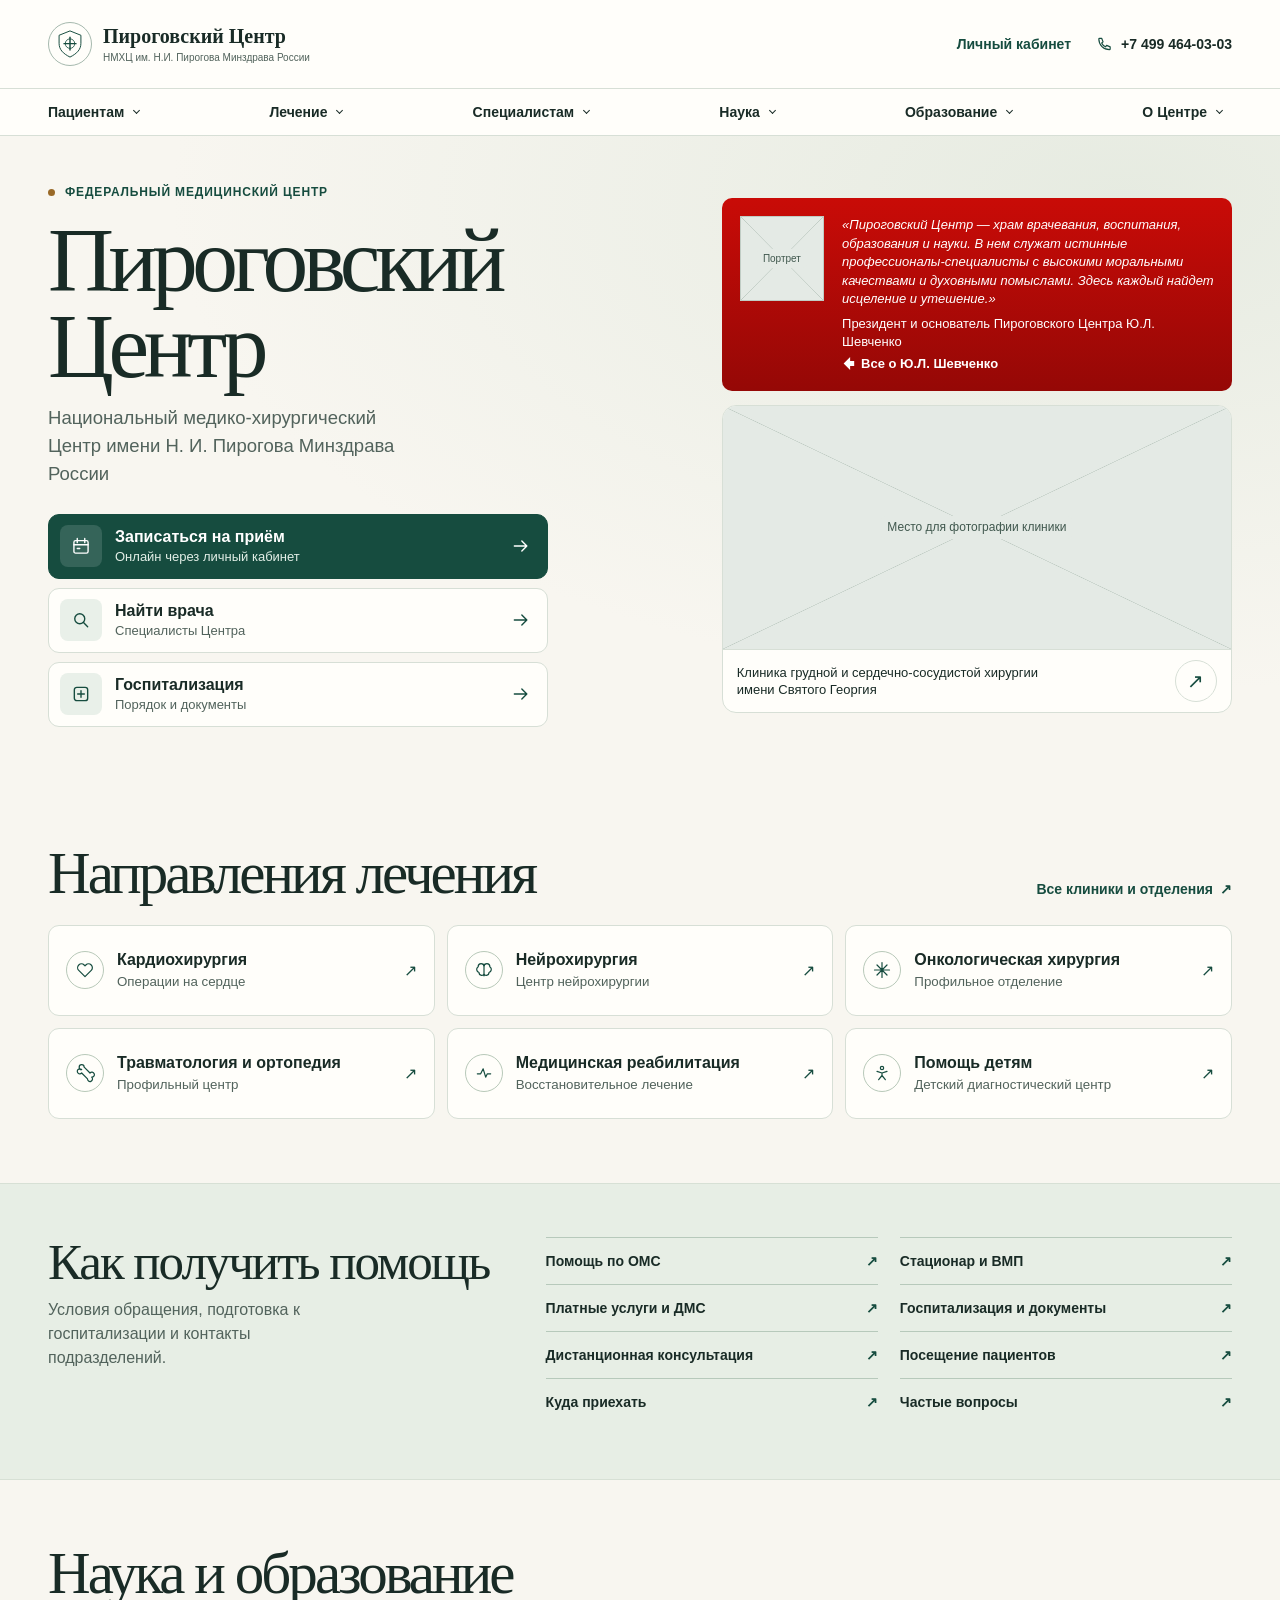
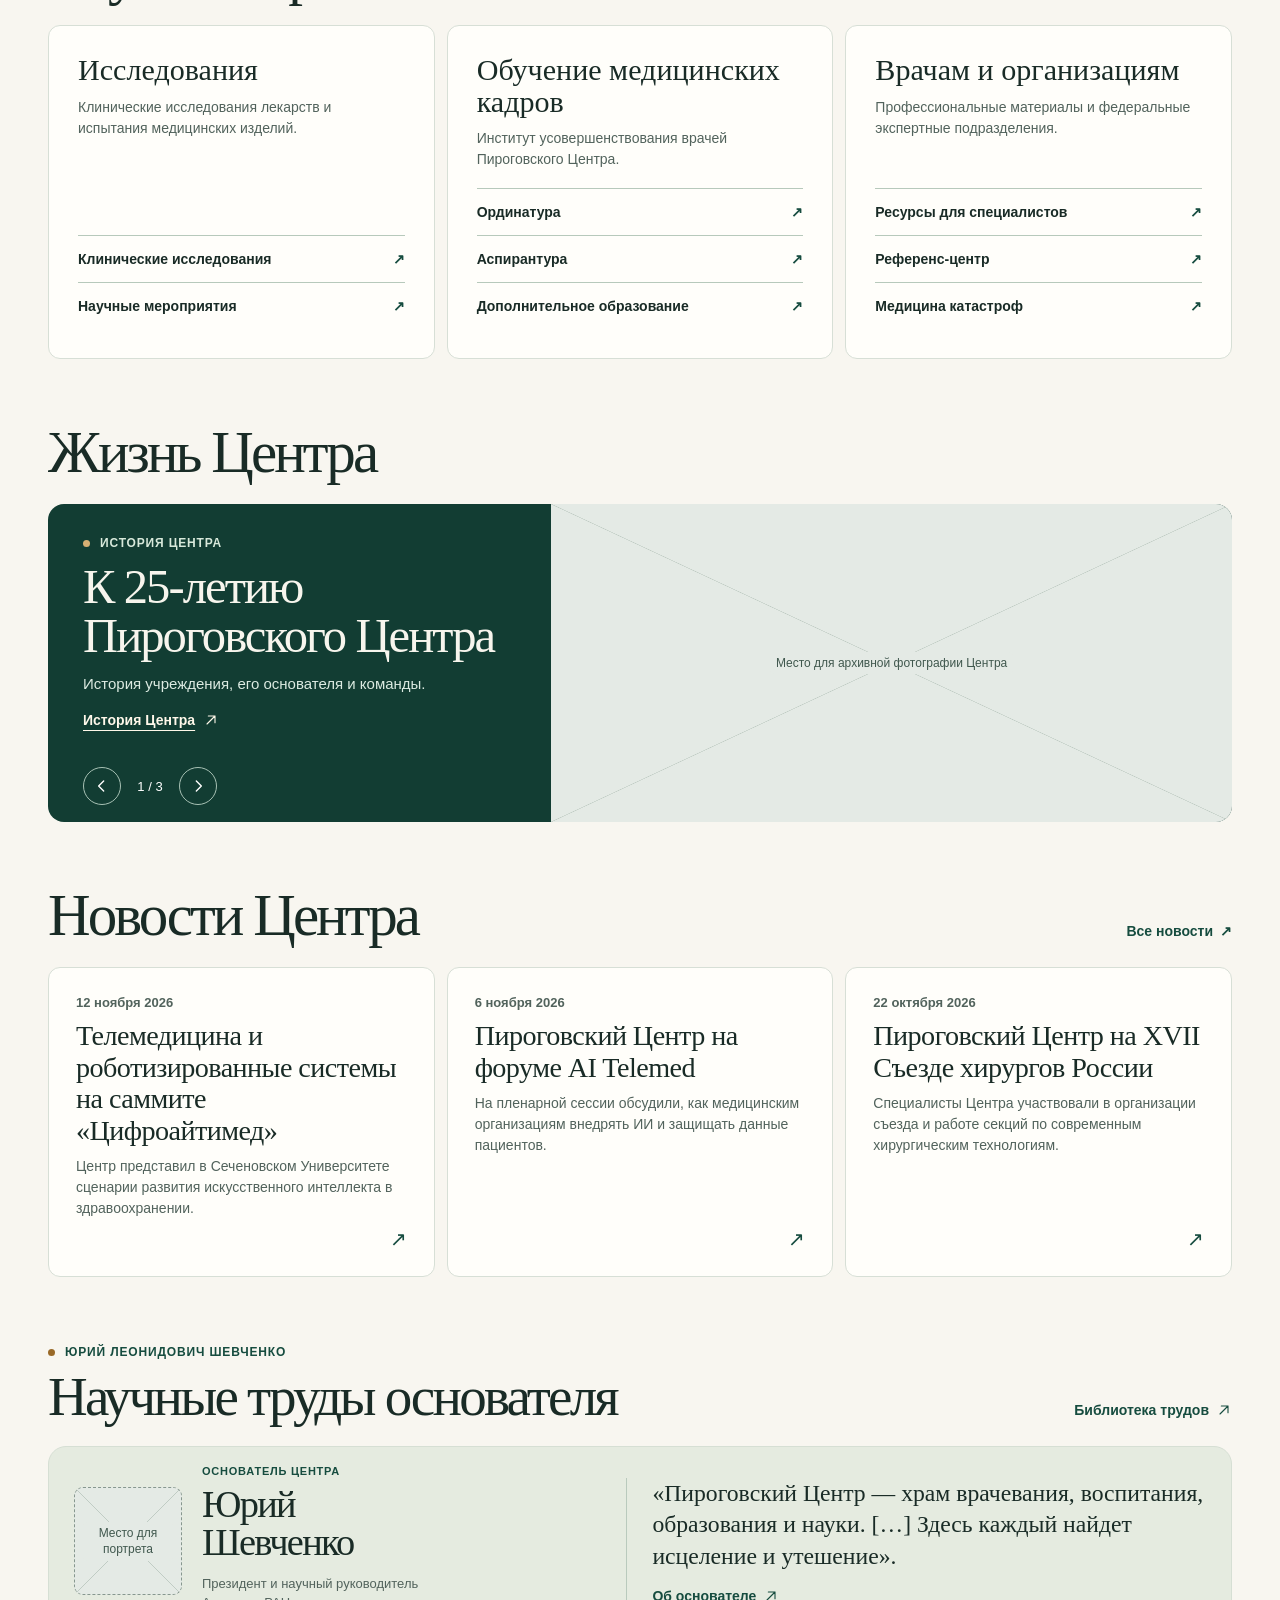
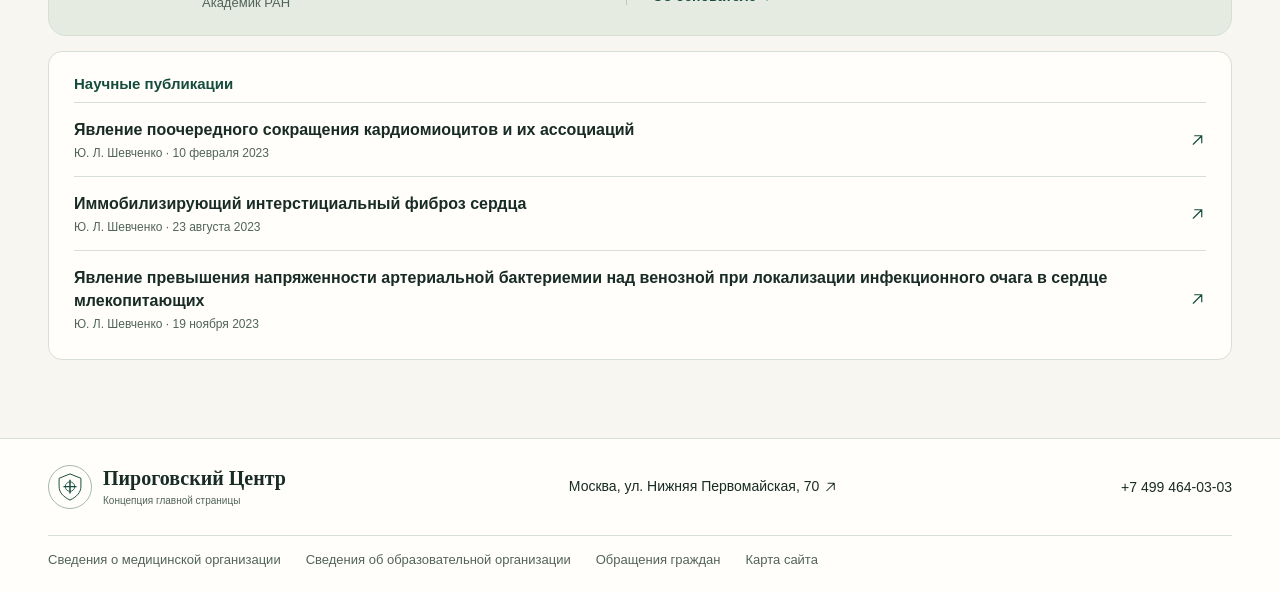
<file: index.html>
<!doctype html>
<html lang="ru">
<head>
  <meta charset="utf-8">
  <meta name="viewport" content="width=device-width, initial-scale=1">
  <meta name="robots" content="noindex">
  <meta http-equiv="refresh" content="0; url=prototype/">
  <title>Пироговский Центр — прототип главной</title>
</head>
<body>
  <p><a href="prototype/">Открыть прототип</a> · <a href="site-structure.html">Структура сайта</a></p>
</body>
</html>
</file>
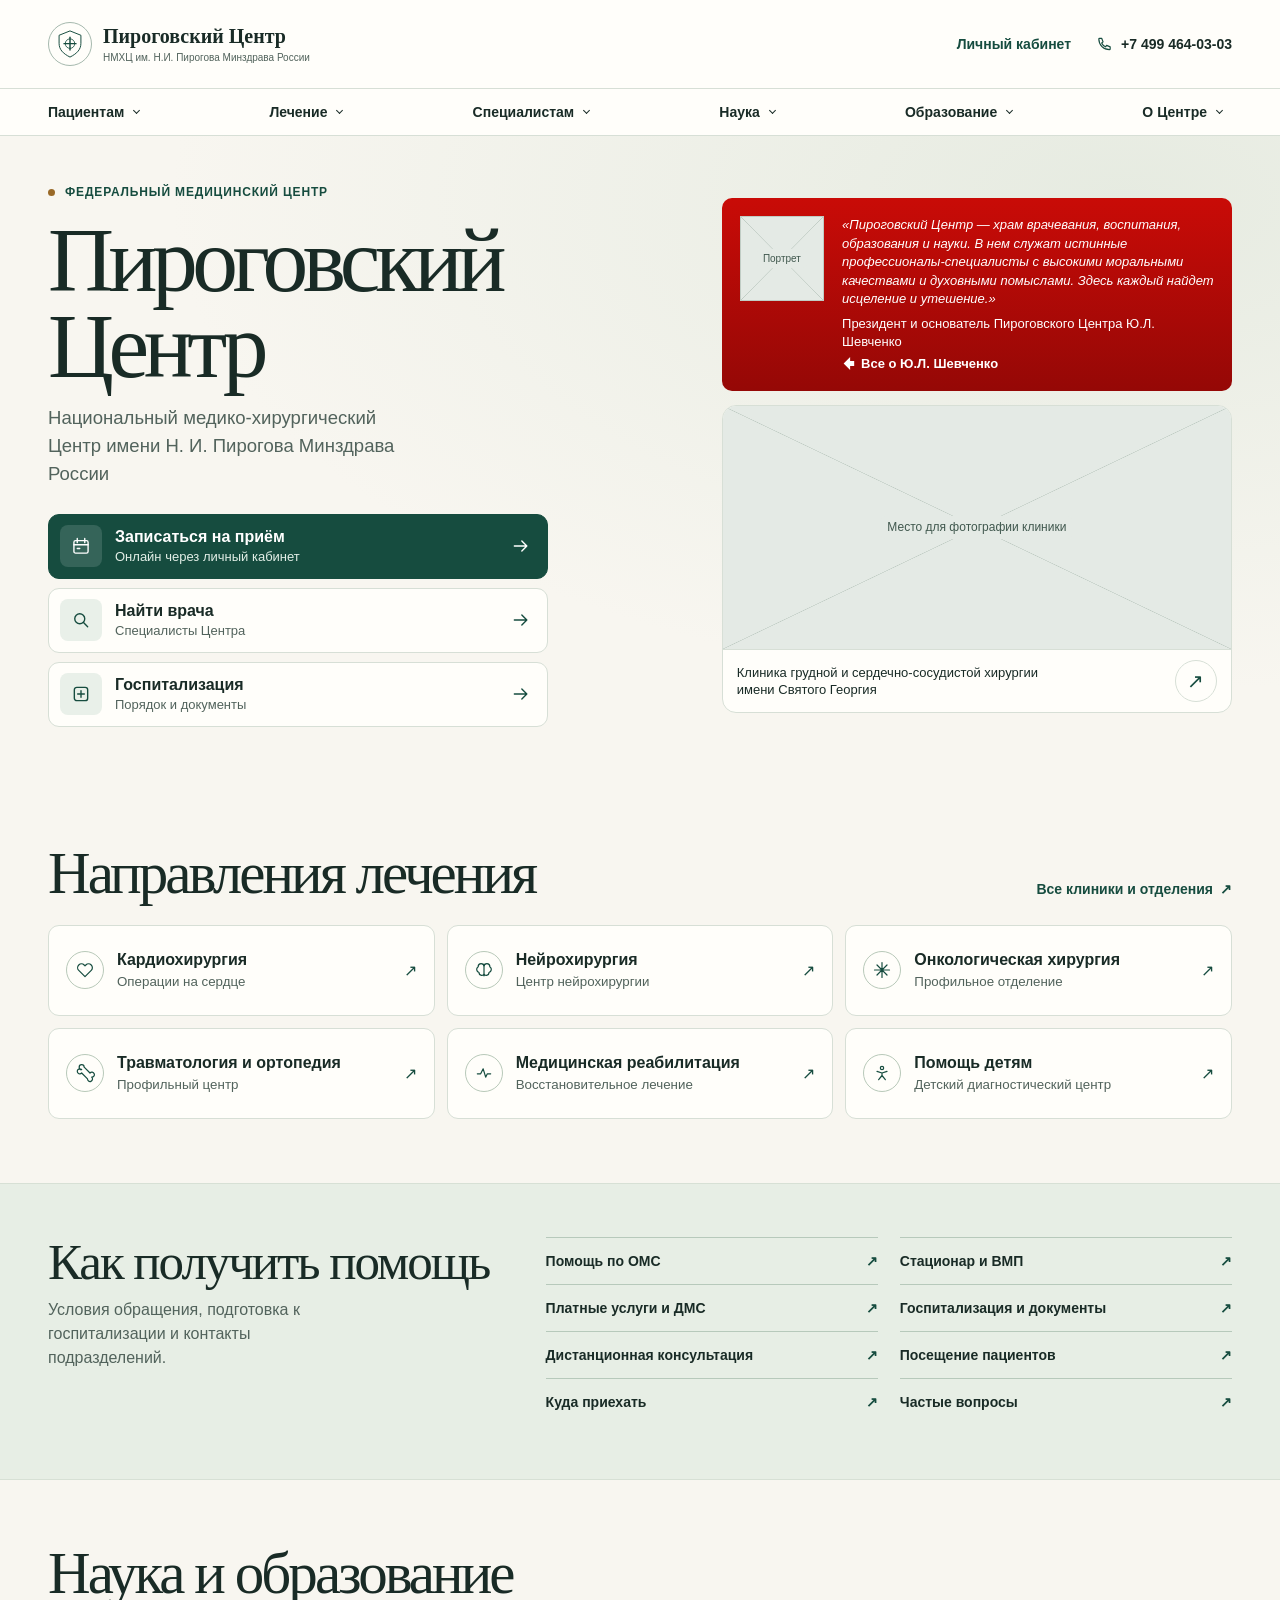
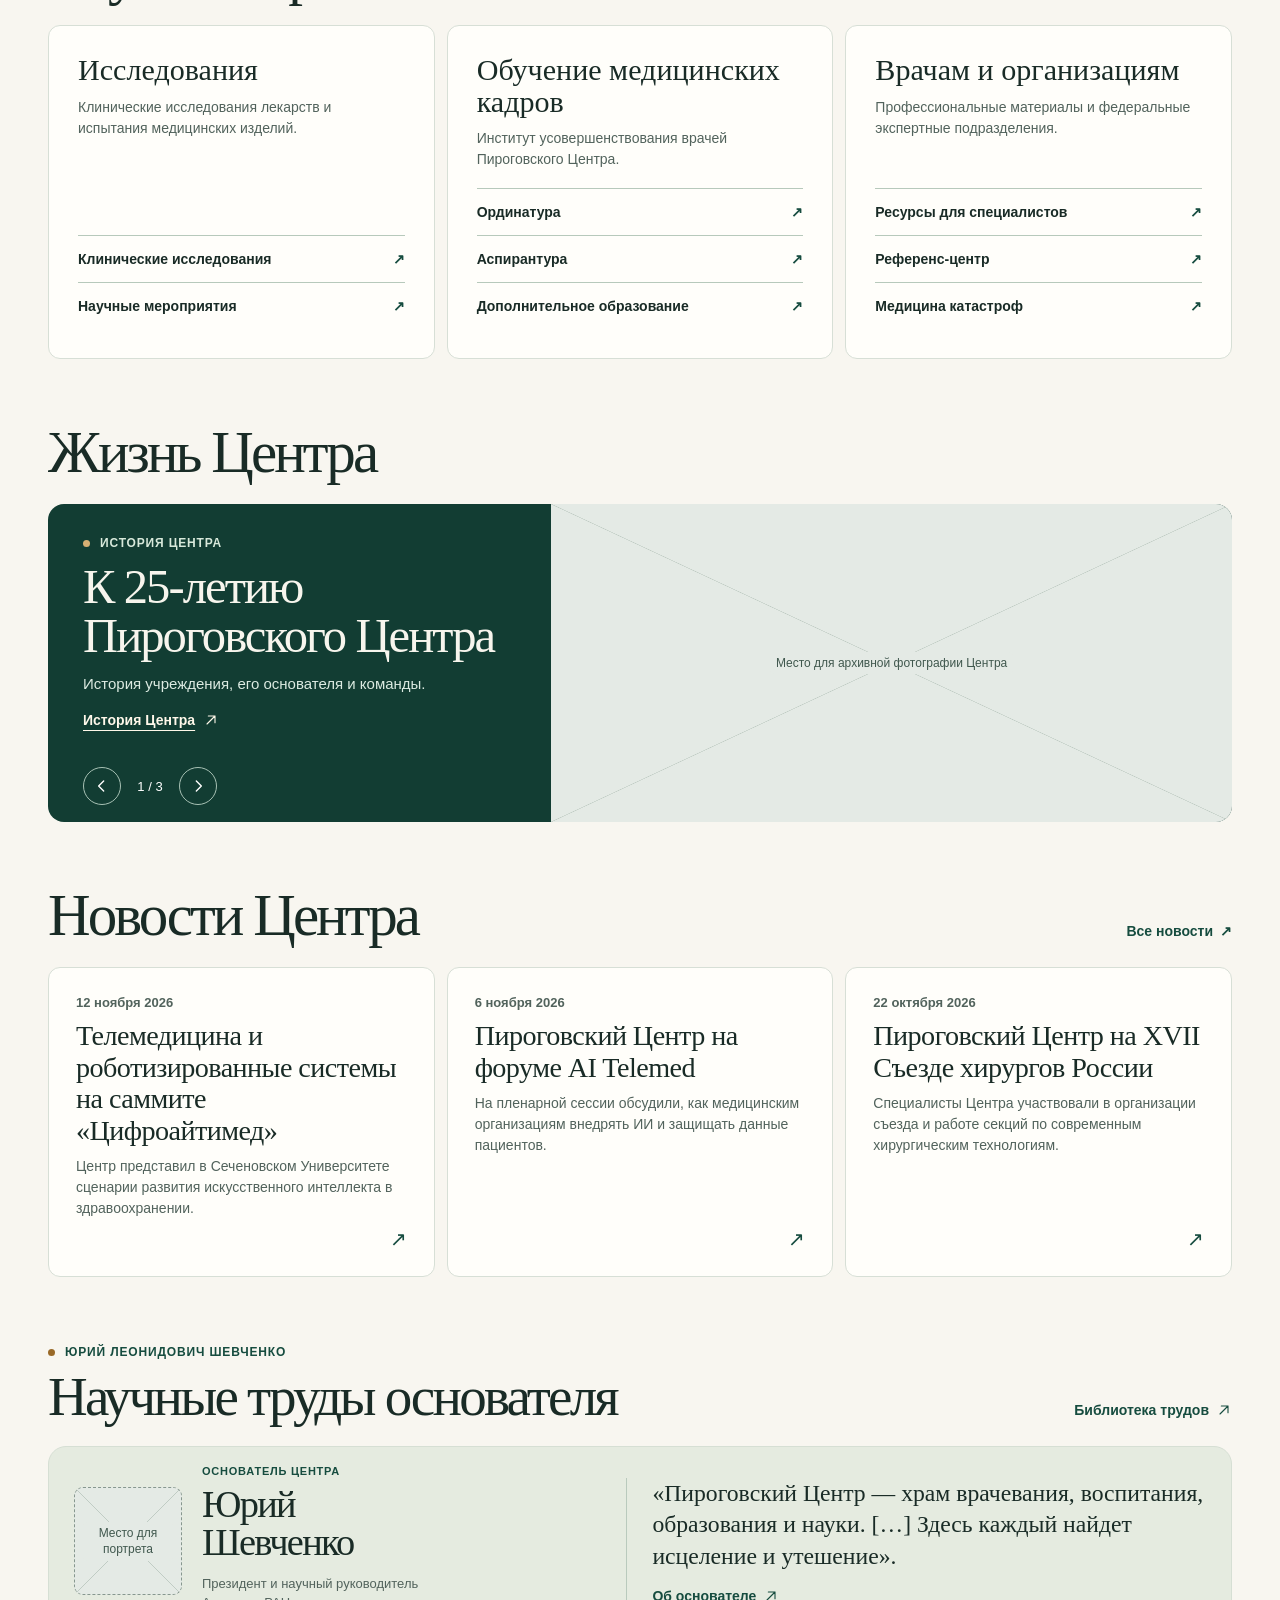
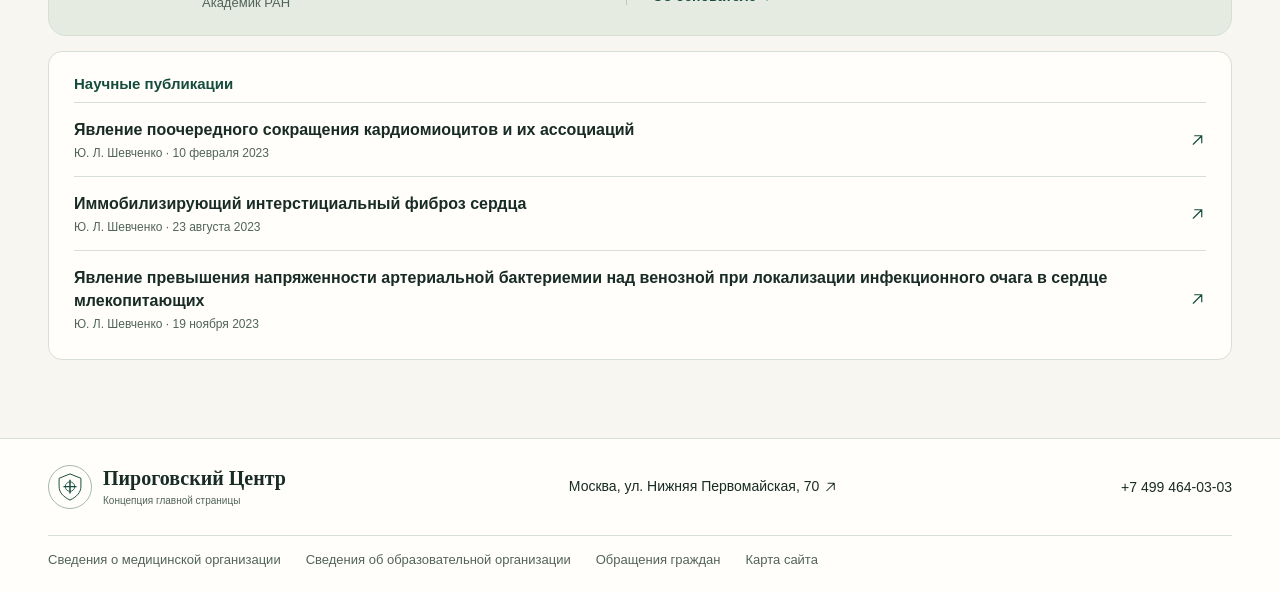
<file: prototype/index.html>
<!doctype html>
<html lang="ru">
<head>
  <meta charset="utf-8">
  <meta name="viewport" content="width=device-width, initial-scale=1">
  <meta name="robots" content="noindex">
  <meta name="description" content="Концепция главной страницы Пироговского Центра.">
  <title>Пироговский Центр — прототип главной</title>
  <link rel="stylesheet" href="styles.css">
  <script src="prototype.js" defer></script>
</head>
<body>
  <a class="skip" href="#main">К основному содержанию</a>
  <header class="site-header">
    <div class="wrap header-row">
      <a href="#main" class="brand"><span class="brand-mark" aria-hidden="true"><svg viewBox="0 0 44 44" fill="none"><path d="M22 4 37 10v11c0 8.5-5.2 14-15 19C12.2 35 7 29.5 7 21V10L22 4Z" stroke="currentColor" stroke-width="1.35"/><path d="M22 12v19M13 21.5h18" stroke="currentColor" stroke-width="2"/><circle cx="22" cy="21.5" r="6.5" stroke="currentColor" stroke-width="1.15"/></svg></span><span><strong>Пироговский Центр</strong><small>НМХЦ им. Н.И. Пирогова Минздрава России</small></span></a>
      <button class="mobile-toggle" type="button" aria-expanded="false" aria-controls="navigation" aria-label="Открыть меню"><svg aria-hidden="true" viewBox="0 0 24 24" fill="none" stroke="currentColor" stroke-width="1.65" stroke-linecap="round" stroke-linejoin="round"><path d="M4 7h16M4 12h16M4 17h16"/></svg></button>
      <div class="header-tools"><a class="cabinet" href="https://www.pirogov-center.ru/appointment/">Личный кабинет</a><a class="header-phone" href="tel:+74994640303"><svg aria-hidden="true" viewBox="0 0 24 24" fill="none" stroke="currentColor" stroke-width="1.65" stroke-linecap="round" stroke-linejoin="round"><path d="M8 4H5a1 1 0 0 0-1 1 15 15 0 0 0 15 15 1 1 0 0 0 1-1v-3l-5-2-1.5 2a11 11 0 0 1-5.5-5.5L10 9Z"/></svg> <span>+7 499 464-03-03</span></a></div>
    </div>
    <nav id="navigation" aria-label="Основное меню"><div class="wrap nav-row">
        <details name="main-menu"><summary>Пациентам</summary><div class="nav-panel"><a href="#patient-guide">Как обратиться</a><a href="https://www.pirogov-center.ru/appointment/">Запись на приём</a><a href="https://www.pirogov-center.ru/patient/specialists/">Врачи</a><a href="https://www.pirogov-center.ru/patient/hospital/terms-admission/">Госпитализация</a><a href="https://www.pirogov-center.ru/patient/hospital/compulsory-health-insurance/">Помощь по ОМС</a><a href="https://www.pirogov-center.ru/patient/price/">Платные услуги и ДМС</a><a href="https://www.pirogov-center.ru/patient/telemedicine/">Телемедицина</a><a href="https://www.pirogov-center.ru/appointment/">Личный кабинет</a></div></details>
        <details name="main-menu"><summary>Лечение</summary><div class="nav-panel"><a href="#treatment">Направления лечения</a><a href="https://www.pirogov-center.ru/patient/hospital/department/">Клиники и отделения</a><a href="https://www.pirogov-center.ru/patient/policlinics/">Амбулаторная помощь</a><a href="https://www.pirogov-center.ru/patient/helping-children/">Помощь детям</a><a href="https://www.pirogov-center.ru/patient/innovative-technologies/">Технологии и диагностика</a></div></details>
        <details name="main-menu"><summary>Специалистам</summary><div class="nav-panel"><a href="https://www.pirogov-center.ru/specialist/">Ресурсы для специалистов</a><a href="https://www.pirogov-center.ru/about/press-centre/events/">Конференции</a><a href="https://www.pirogov-center.ru/specialist/reference-center/">Референс-центр</a><a href="https://www.pirogov-center.ru/about/structure/federal-center-disaster-medicine/">Медицина катастроф</a></div></details>
        <details name="main-menu"><summary>Наука</summary><div class="nav-panel"><a href="https://www.pirogov-center.ru/science/clinical-trials/">Клинические исследования и испытания</a><a href="https://www.pirogov-center.ru/about/press-centre/events/">Научные мероприятия</a><a href="https://www.pirogov-center.ru/about/structure/local-ethical-committee/">Этический комитет</a><a href="https://www.pirogov-center.ru/about/structure/dissertational-council/">Диссертационный совет</a><a href="#academic">Наука и образование на главной</a></div></details>
        <details name="main-menu"><summary>Образование</summary><div class="nav-panel"><a href="https://www.pirogov-center.ru/education/institute/">Институт усовершенствования врачей</a><a href="https://www.pirogov-center.ru/education/institute/traineeship/">Ординатура</a><a href="https://www.pirogov-center.ru/education/institute/postgraduate/">Аспирантура</a><a href="https://www.pirogov-center.ru/education/institute/additional-education/">Дополнительное образование</a><a href="https://www.pirogov-center.ru/education/institute/common/">Сведения об образовательной организации</a></div></details>
        <details name="main-menu"><summary>О Центре</summary><div class="nav-panel"><a href="https://www.pirogov-center.ru/about/">Сведения о медицинской организации</a><a href="https://www.pirogov-center.ru/about/license/">Лицензии</a><a href="https://www.pirogov-center.ru/about/structure/">Структура и управление</a><a href="#news">Новости</a><a href="#heritage">Основатель</a><a href="https://www.pirogov-center.ru/about/contacts/">Адреса и контакты</a></div></details>
      </div></nav>
  </header>
  <main id="main">
    <div class="intro">
      <div class="wrap hero">
        <div class="hero-copy">
          <p class="eyebrow"><span></span> Федеральный медицинский центр</p>
          <h1>Пироговский<br>Центр</h1>
          <p class="hero-subtitle">Национальный медико-хирургический Центр имени Н. И. Пирогова Минздрава России</p>
          <div class="patient-actions" id="patients" aria-label="Действия пациента">
            <a class="action primary" href="https://www.pirogov-center.ru/appointment/"><span class="action-icon"><svg aria-hidden="true" viewBox="0 0 24 24" fill="none" stroke="currentColor" stroke-width="1.65" stroke-linecap="round" stroke-linejoin="round"><rect x="3.5" y="5.5" width="17" height="15" rx="2"/><path d="M7.5 3v5m9-5v5m-13 2.5h17m-13 4.5h3"/></svg></span><span class="action-copy"><strong>Записаться на приём</strong><small>Онлайн через личный кабинет</small></span><span class="action-arrow"><svg aria-hidden="true" viewBox="0 0 24 24" fill="none" stroke="currentColor" stroke-width="1.65" stroke-linecap="round" stroke-linejoin="round"><path d="M4 12h15m-6-6 6 6-6 6"/></svg></span></a>
            <a class="action" href="https://www.pirogov-center.ru/patient/specialists/"><span class="action-icon"><svg aria-hidden="true" viewBox="0 0 24 24" fill="none" stroke="currentColor" stroke-width="1.65" stroke-linecap="round" stroke-linejoin="round"><circle cx="10.5" cy="10.5" r="6"/><path d="m15 15 5 5"/></svg></span><span class="action-copy"><strong>Найти врача</strong><small>Специалисты Центра</small></span><span class="action-arrow"><svg aria-hidden="true" viewBox="0 0 24 24" fill="none" stroke="currentColor" stroke-width="1.65" stroke-linecap="round" stroke-linejoin="round"><path d="M4 12h15m-6-6 6 6-6 6"/></svg></span></a>
            <a class="action" href="https://www.pirogov-center.ru/patient/hospital/terms-admission/"><span class="action-icon"><svg aria-hidden="true" viewBox="0 0 24 24" fill="none" stroke="currentColor" stroke-width="1.65" stroke-linecap="round" stroke-linejoin="round"><rect x="4" y="4" width="16" height="16" rx="3"/><path d="M12 8v8m-4-4h8"/></svg></span><span class="action-copy"><strong>Госпитализация</strong><small>Порядок и документы</small></span><span class="action-arrow"><svg aria-hidden="true" viewBox="0 0 24 24" fill="none" stroke="currentColor" stroke-width="1.65" stroke-linecap="round" stroke-linejoin="round"><path d="M4 12h15m-6-6 6 6-6 6"/></svg></span></a>
          </div>
        </div>
        <div class="hero-media">
          <a class="founder-link" href="https://www.pirogov-center.ru/about/management/president/" aria-labelledby="founder-link-label">
            <div class="photo-placeholder founder-thumbnail" aria-hidden="true"><span>Портрет</span></div>
            <div class="founder-link-copy">
              <blockquote cite="https://www.pirogov-center.ru/">«Пироговский Центр — храм врачевания, воспитания, образования и науки. В нем служат истинные профессионалы-специалисты с высокими моральными качествами и духовными помыслами. Здесь каждый найдет исцеление и утешение.»</blockquote>
              <p>Президент и основатель Пироговского Центра Ю.Л. Шевченко</p>
              <strong id="founder-link-label"><svg aria-hidden="true" viewBox="0 0 16 20" fill="currentColor"><path d="M2 10 10 2v5h5v6h-5v5Z"/></svg>Все о Ю.Л. Шевченко</strong>
            </div>
          </a>
          <figure class="hero-photo">
            <div class="photo-placeholder"><span>Место для фотографии клиники</span></div>
            <figcaption><span>Клиника грудной и сердечно-сосудистой хирургии<br>имени Святого Георгия</span><a href="https://www.pirogov-center.ru/about/contacts/" aria-label="Адреса и контакты Центра"><span aria-hidden="true" class="route-arrow">↗</span></a></figcaption>
          </figure>
        </div>
      </div>
    </div>

    <section class="wrap clinical page-section" id="treatment" aria-labelledby="treatment-title">
      <div class="section-heading"><h2 id="treatment-title">Направления лечения</h2><a class="text-link" href="https://www.pirogov-center.ru/patient/hospital/department/">Все клиники и отделения <span aria-hidden="true" class="route-arrow">↗</span></a></div>
      <div class="clinical-grid">
        <a class="clinical-card" href="https://www.pirogov-center.ru/patient/hospital/department/detail.php?ID=2399"><span class="clinical-icon"><svg aria-hidden="true" viewBox="0 0 24 24" fill="none" stroke="currentColor" stroke-width="1.45" stroke-linecap="round" stroke-linejoin="round"><path d="M12 20 4.5 12.5A4.5 4.5 0 0 1 11 6l1 1 1-1a4.5 4.5 0 0 1 6.5 6.5Z"/></svg></span><span><strong>Кардиохирургия</strong><small>Операции на сердце</small></span><span aria-hidden="true" class="route-arrow">↗</span></a>
        <a class="clinical-card" href="https://www.pirogov-center.ru/patient/hospital/department/detail.php?ID=2396"><span class="clinical-icon"><svg aria-hidden="true" viewBox="0 0 24 24" fill="none" stroke="currentColor" stroke-width="1.45" stroke-linecap="round" stroke-linejoin="round"><path d="M12 5v14m0-11c0-5-7-5-7 0-3 2-2 6 1 7 0 4 6 5 6 1m0-8c0-5 7-5 7 0 3 2 2 6-1 7 0 4-6 5-6 1"/></svg></span><span><strong>Нейрохирургия</strong><small>Центр нейрохирургии</small></span><span aria-hidden="true" class="route-arrow">↗</span></a>
        <a class="clinical-card" href="https://www.pirogov-center.ru/patient/hospital/department/detail.php?ID=2377"><span class="clinical-icon"><svg aria-hidden="true" viewBox="0 0 24 24" fill="none" stroke="currentColor" stroke-width="1.45" stroke-linecap="round" stroke-linejoin="round"><path d="M12 3v18m-9-9h18M6 6l12 12M18 6 6 18"/></svg></span><span><strong>Онкологическая хирургия</strong><small>Профильное отделение</small></span><span aria-hidden="true" class="route-arrow">↗</span></a>
        <a class="clinical-card" href="https://www.pirogov-center.ru/patient/hospital/department/detail.php?ID=2386"><span class="clinical-icon"><svg aria-hidden="true" viewBox="0 0 24 24" fill="none" stroke="currentColor" stroke-width="1.45" stroke-linecap="round" stroke-linejoin="round"><path d="M8 8a3 3 0 1 1 3-3l7 7a3 3 0 1 1 2 5 3 3 0 1 1-5 2l-7-7a3 3 0 1 1 0-4Z"/></svg></span><span><strong>Травматология и ортопедия</strong><small>Профильный центр</small></span><span aria-hidden="true" class="route-arrow">↗</span></a>
        <a class="clinical-card" href="https://www.pirogov-center.ru/patient/hospital/department/detail.php?ID=37942"><span class="clinical-icon"><svg aria-hidden="true" viewBox="0 0 24 24" fill="none" stroke="currentColor" stroke-width="1.45" stroke-linecap="round" stroke-linejoin="round"><path d="M4 13h4l3-6 3 10 2-4h4"/></svg></span><span><strong>Медицинская реабилитация</strong><small>Восстановительное лечение</small></span><span aria-hidden="true" class="route-arrow">↗</span></a>
        <a class="clinical-card" href="https://www.pirogov-center.ru/patient/helping-children/"><span class="clinical-icon"><svg aria-hidden="true" viewBox="0 0 24 24" fill="none" stroke="currentColor" stroke-width="1.45" stroke-linecap="round" stroke-linejoin="round"><path d="M12 4a2 2 0 1 0 0 4 2 2 0 1 0 0-4m-6 6 6 2 6-2m-6 2v3m0 0-4 5m4-5 4 5"/></svg></span><span><strong>Помощь детям</strong><small>Детский диагностический центр</small></span><span aria-hidden="true" class="route-arrow">↗</span></a>
      </div>
    </section>
    <section class="patient-band" id="patient-guide" aria-labelledby="guide-title">
      <div class="wrap patient-grid"><div><h2 id="guide-title">Как получить помощь</h2><p>Условия обращения, подготовка к госпитализации и контакты подразделений.</p></div>
      <div class="guide-links">
      <a href="https://www.pirogov-center.ru/patient/hospital/compulsory-health-insurance/">Помощь по ОМС</a><a href="https://www.pirogov-center.ru/patient/hospital/">Стационар и ВМП</a><a href="https://www.pirogov-center.ru/patient/price/">Платные услуги и ДМС</a><a href="https://www.pirogov-center.ru/patient/hospital/terms-admission/">Госпитализация и документы</a><a href="https://www.pirogov-center.ru/patient/telemedicine/">Дистанционная консультация</a><a href="https://www.pirogov-center.ru/patient/info/poryadok-organizacii-posescheniya-pacienta-v-stacionare/">Посещение пациентов</a><a href="https://www.pirogov-center.ru/about/contacts/">Куда приехать</a><a href="https://www.pirogov-center.ru/patient/info/faq/">Частые вопросы</a></div></div>
    </section>
    <section class="wrap page-section academic" id="academic" aria-labelledby="academic-title">
      <div class="section-heading"><h2 id="academic-title">Наука и образование</h2></div>
      <div class="academic-grid">
      <article><h3>Исследования</h3><p>Клинические исследования лекарств и испытания медицинских изделий.</p><div><a href="https://www.pirogov-center.ru/science/clinical-trials/">Клинические исследования</a><a href="https://www.pirogov-center.ru/about/press-centre/events/">Научные мероприятия</a></div></article><article><h3>Обучение медицинских кадров</h3><p>Институт усовершенствования врачей Пироговского Центра.</p><div><a href="https://www.pirogov-center.ru/education/institute/traineeship/">Ординатура</a><a href="https://www.pirogov-center.ru/education/institute/postgraduate/">Аспирантура</a><a href="https://www.pirogov-center.ru/education/institute/additional-education/">Дополнительное образование</a></div></article><article><h3>Врачам и организациям</h3><p>Профессиональные материалы и федеральные экспертные подразделения.</p><div><a href="https://www.pirogov-center.ru/specialist/">Ресурсы для специалистов</a><a href="https://www.pirogov-center.ru/specialist/reference-center/">Референс-центр</a><a href="https://www.pirogov-center.ru/about/structure/federal-center-disaster-medicine/">Медицина катастроф</a></div></article>
      </div>
    </section>
    <section class="wrap section-heading centre-heading" aria-labelledby="centre-title">
      <h2 id="centre-title">Жизнь Центра</h2>
    </section>
    <section class="wrap spotlight" aria-label="Карусель материалов о Центре" aria-roledescription="карусель">
      <div class="slides" id="spotlight-slides">
        <article class="slide" aria-roledescription="слайд" aria-label="1 из 3">
          <div class="slide-copy">
            <p class="eyebrow"><span></span> История Центра</p>
            <h2>К 25-летию<br>Пироговского Центра</h2>
            <p>История учреждения, его основателя и команды.</p>
            <a class="slide-link" href="https://www.pirogov-center.ru/our-history/">История Центра <svg aria-hidden="true" viewBox="0 0 24 24" fill="none" stroke="currentColor" stroke-width="1.65" stroke-linecap="round" stroke-linejoin="round"><path d="M6 18 18 6M8 6h10v10"/></svg></a>
          </div>
          <div class="photo-placeholder slide-photo"><span>Место для архивной фотографии Центра</span></div>
        </article>
        <article class="slide" aria-roledescription="слайд" aria-label="2 из 3" hidden>
          <div class="slide-copy">
            <p class="eyebrow"><span></span> Технологии</p>
            <h2>Современная<br>хирургия</h2>
            <p>Инновационные технологии в клинической практике Центра.</p>
            <a class="slide-link" href="https://www.pirogov-center.ru/patient/innovative-technologies/">Технологии Центра <svg aria-hidden="true" viewBox="0 0 24 24" fill="none" stroke="currentColor" stroke-width="1.65" stroke-linecap="round" stroke-linejoin="round"><path d="M6 18 18 6M8 6h10v10"/></svg></a>
          </div>
          <div class="photo-placeholder slide-photo"><span>Место для фотографии операционной</span></div>
        </article>
        <article class="slide award-slide" aria-roledescription="слайд" aria-label="3 из 3" hidden>
          <div class="slide-copy">
            <p class="eyebrow"><span></span> Государственная награда</p>
            <h2>Орден<br>«За доблестный труд»</h2>
            <p>В 2024 году награду получил коллектив Пироговского Центра.</p>
            <a class="slide-link" href="https://www.pirogov-center.ru/about/press-centre/news/detail.php?ID=70765">О награждении <svg aria-hidden="true" viewBox="0 0 24 24" fill="none" stroke="currentColor" stroke-width="1.65" stroke-linecap="round" stroke-linejoin="round"><path d="M6 18 18 6M8 6h10v10"/></svg></a>
          </div>
          <div class="award-year" aria-hidden="true">2024</div>
        </article>
      </div>
      <div class="carousel-controls" aria-label="Управление каруселью">
        <button type="button" data-shift="-1" aria-label="Предыдущий слайд" aria-controls="spotlight-slides"><svg aria-hidden="true" viewBox="0 0 24 24" fill="none" stroke="currentColor" stroke-width="1.65" stroke-linecap="round" stroke-linejoin="round"><path d="m14 6-6 6 6 6"/></svg></button>
        <span id="slide-count" aria-live="polite" aria-atomic="true">1 / 3</span>
        <button type="button" data-shift="1" aria-label="Следующий слайд" aria-controls="spotlight-slides"><svg aria-hidden="true" viewBox="0 0 24 24" fill="none" stroke="currentColor" stroke-width="1.65" stroke-linecap="round" stroke-linejoin="round"><path d="m10 6 6 6-6 6"/></svg></button>
      </div>
    </section>
    <section class="wrap news" id="news" aria-labelledby="news-title">
      <div class="section-heading">
        <h2 id="news-title">Новости Центра</h2>
        <a class="text-link" href="https://www.pirogov-center.ru/about/press-centre/news/">Все новости <span aria-hidden="true" class="route-arrow">↗</span></a>
      </div>
      <div class="news-grid">
        <article class="news-card">
          <a href="https://www.pirogov-center.ru/about/press-centre/news/detail.php?ID=75643" aria-labelledby="news-digital">
            <time datetime="2026-11-12">12 ноября 2026</time>
            <h3 id="news-digital">Телемедицина и роботизированные системы на саммите «Цифроайтимед»</h3>
            <p>Центр представил в Сеченовском Университете сценарии развития искусственного интеллекта в здравоохранении.</p>
            <span class="news-arrow" aria-hidden="true">↗</span>
          </a>
        </article>
        <article class="news-card">
          <a href="https://www.pirogov-center.ru/about/press-centre/news/detail.php?ID=75613" aria-labelledby="news-ai">
            <time datetime="2026-11-06">6 ноября 2026</time>
            <h3 id="news-ai">Пироговский Центр на форуме AI Telemed</h3>
            <p>На пленарной сессии обсудили, как медицинским организациям внедрять ИИ и защищать данные пациентов.</p>
            <span class="news-arrow" aria-hidden="true">↗</span>
          </a>
        </article>
        <article class="news-card">
          <a href="https://www.pirogov-center.ru/about/press-centre/news/detail.php?ID=75563" aria-labelledby="news-surgeons">
            <time datetime="2026-10-22">22 октября 2026</time>
            <h3 id="news-surgeons">Пироговский Центр на XVII Съезде хирургов России</h3>
            <p>Специалисты Центра участвовали в организации съезда и работе секций по современным хирургическим технологиям.</p>
            <span class="news-arrow" aria-hidden="true">↗</span>
          </a>
        </article>
      </div>
    </section>
    <section class="wrap heritage" id="heritage" aria-labelledby="heritage-title">
      <div class="section-heading">
        <div><p class="eyebrow"><span></span> Юрий Леонидович Шевченко</p><h2 id="heritage-title">Научные труды основателя</h2></div>
        <a class="text-link" href="https://www.pirogov-center.ru/about/management/president/library/">Библиотека трудов <svg aria-hidden="true" viewBox="0 0 24 24" fill="none" stroke="currentColor" stroke-width="1.65" stroke-linecap="round" stroke-linejoin="round"><path d="M6 18 18 6M8 6h10v10"/></svg></a>
      </div>
        <aside class="founder" aria-labelledby="founder-name">
          <div class="founder-top">
            <div class="photo-placeholder founder-portrait"><span>Место для портрета</span></div>
            <div class="founder-label">
              <p>Основатель Центра</p>
              <h2 id="founder-name">Юрий<br>Шевченко</h2>
              <span>Президент и научный руководитель<br>Академик РАН</span>
            </div>
          </div>
          <figure class="founder-quote">
            <blockquote>«Пироговский Центр — храм врачевания, воспитания, образования и науки. […] Здесь каждый найдет исцеление и утешение».</blockquote>
            <figcaption><a href="https://www.pirogov-center.ru/about/management/president/">Об основателе <svg aria-hidden="true" viewBox="0 0 24 24" fill="none" stroke="currentColor" stroke-width="1.65" stroke-linecap="round" stroke-linejoin="round"><path d="M6 18 18 6M8 6h10v10"/></svg></a></figcaption>
          </figure>
        </aside>
      <div class="publications">
          <h3>Научные публикации</h3>
          <a class="publication" href="https://www.pirogov-center.ru/specialist/recommended/princip-poocherednogo-sokraschenia-kardiomiocitov/"><span><strong>Явление поочередного сокращения кардиомиоцитов и их ассоциаций</strong><small>Ю. Л. Шевченко · 10 февраля 2023</small></span><svg aria-hidden="true" viewBox="0 0 24 24" fill="none" stroke="currentColor" stroke-width="1.65" stroke-linecap="round" stroke-linejoin="round"><path d="M6 18 18 6M8 6h10v10"/></svg></a>
          <a class="publication" href="https://www.pirogov-center.ru/specialist/recommended/immobiliziruyuschiy-intersticialniy-fibroz-serdca/"><span><strong>Иммобилизирующий интерстициальный фиброз сердца</strong><small>Ю. Л. Шевченко · 23 августа 2023</small></span><svg aria-hidden="true" viewBox="0 0 24 24" fill="none" stroke="currentColor" stroke-width="1.65" stroke-linecap="round" stroke-linejoin="round"><path d="M6 18 18 6M8 6h10v10"/></svg></a>
          <a class="publication" href="https://www.pirogov-center.ru/specialist/recommended/yavlenie-prevysheniya-napryazhennosti-arterialnoy-bakteriemii-nad-venoznoy/"><span><strong>Явление превышения напряженности артериальной бактериемии над венозной при локализации инфекционного очага в сердце млекопитающих</strong><small>Ю. Л. Шевченко · 19 ноября 2023</small></span><svg aria-hidden="true" viewBox="0 0 24 24" fill="none" stroke="currentColor" stroke-width="1.65" stroke-linecap="round" stroke-linejoin="round"><path d="M6 18 18 6M8 6h10v10"/></svg></a>
      </div>
    </section>
  </main>
  <footer class="site-footer">
    <div class="wrap footer-row">
      <a class="brand" href="#main"><span class="brand-mark" aria-hidden="true"><svg viewBox="0 0 44 44" fill="none"><path d="M22 4 37 10v11c0 8.5-5.2 14-15 19C12.2 35 7 29.5 7 21V10L22 4Z" stroke="currentColor" stroke-width="1.35"/><path d="M22 12v19M13 21.5h18" stroke="currentColor" stroke-width="2"/><circle cx="22" cy="21.5" r="6.5" stroke="currentColor" stroke-width="1.15"/></svg></span><span><strong>Пироговский Центр</strong><small>Концепция главной страницы</small></span></a>
      <a href="https://www.pirogov-center.ru/about/contacts/">Москва, ул. Нижняя Первомайская, 70 <svg aria-hidden="true" viewBox="0 0 24 24" fill="none" stroke="currentColor" stroke-width="1.65" stroke-linecap="round" stroke-linejoin="round"><path d="M6 18 18 6M8 6h10v10"/></svg></a>
      <a href="tel:+74994640303">+7 499 464-03-03</a>
    </div>
    <div class="wrap footer-links">
      <a href="https://www.pirogov-center.ru/about/">Сведения о медицинской организации</a><a href="https://www.pirogov-center.ru/education/institute/common/">Сведения об образовательной организации</a><a href="https://www.pirogov-center.ru/patient/appeals/">Обращения граждан</a><a href="https://www.pirogov-center.ru/sitemap/">Карта сайта</a>
    </div>
  </footer>
</body>
</html>
</file>
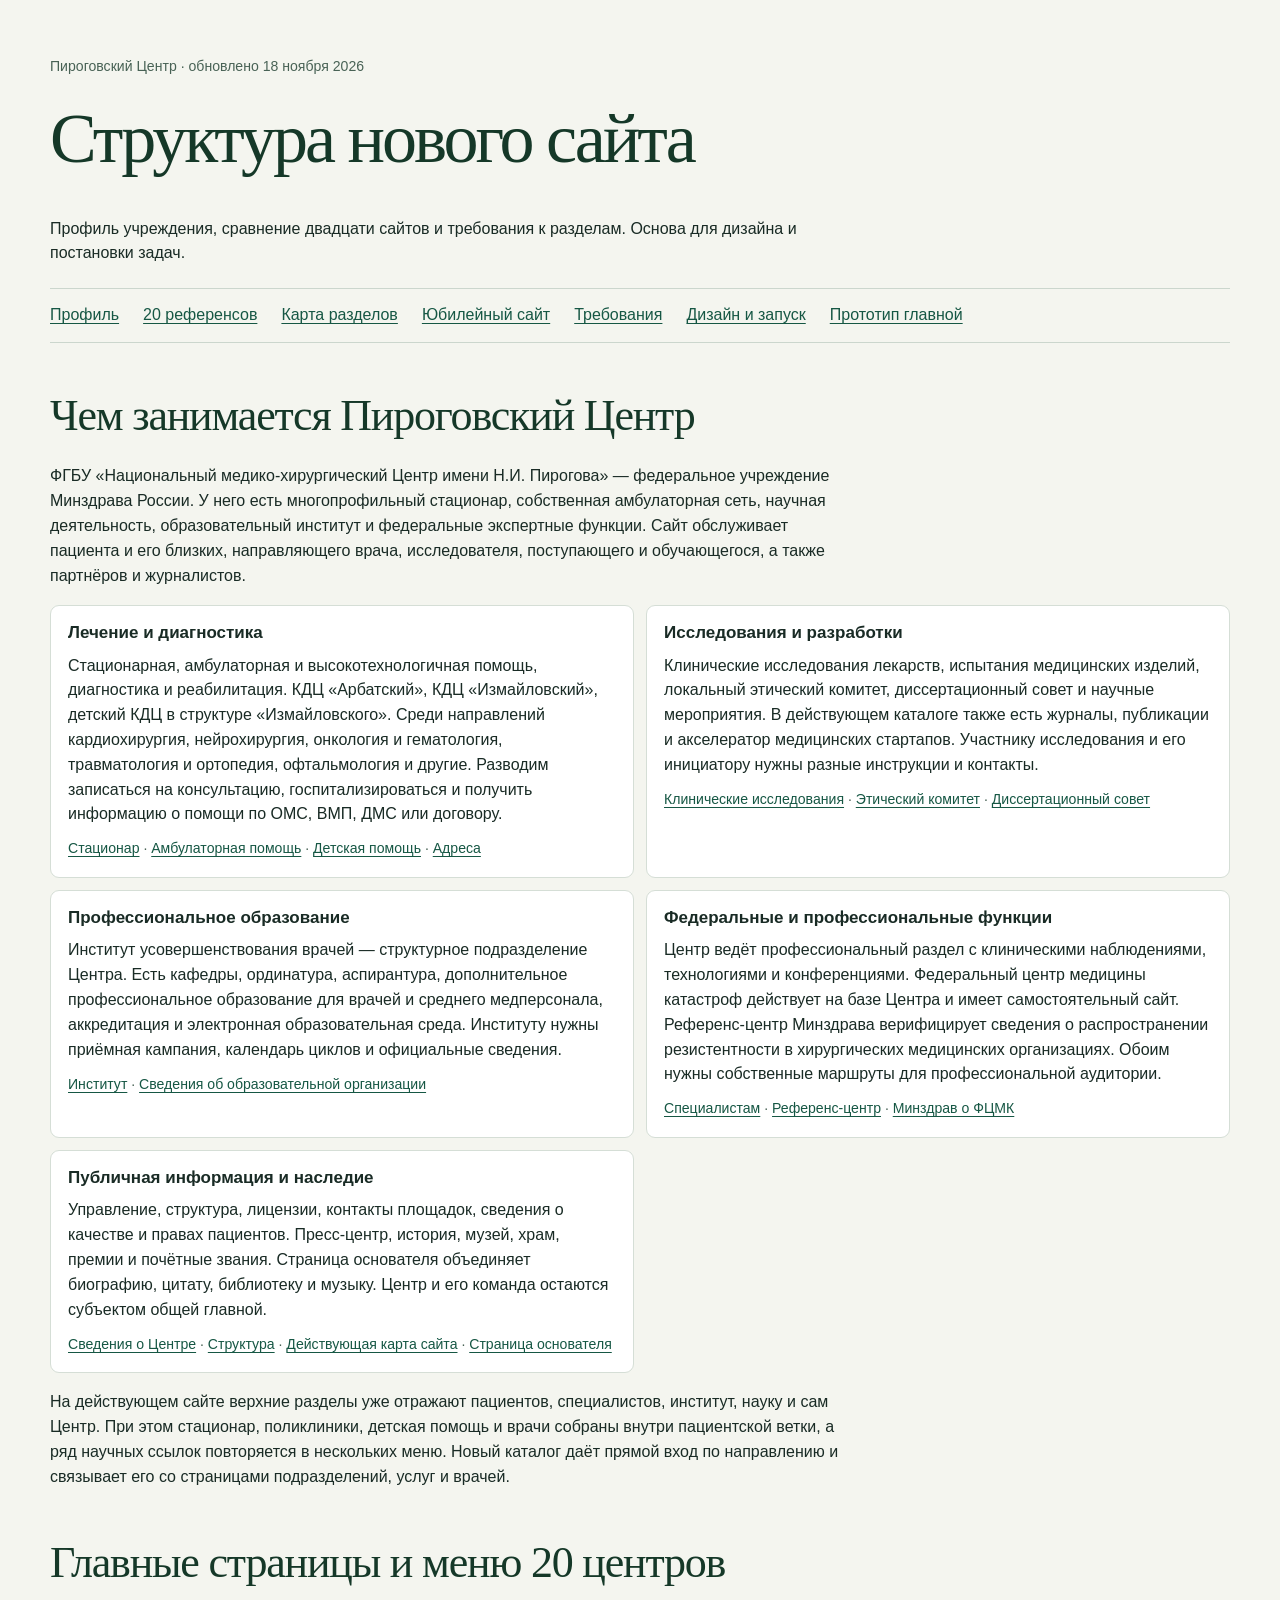
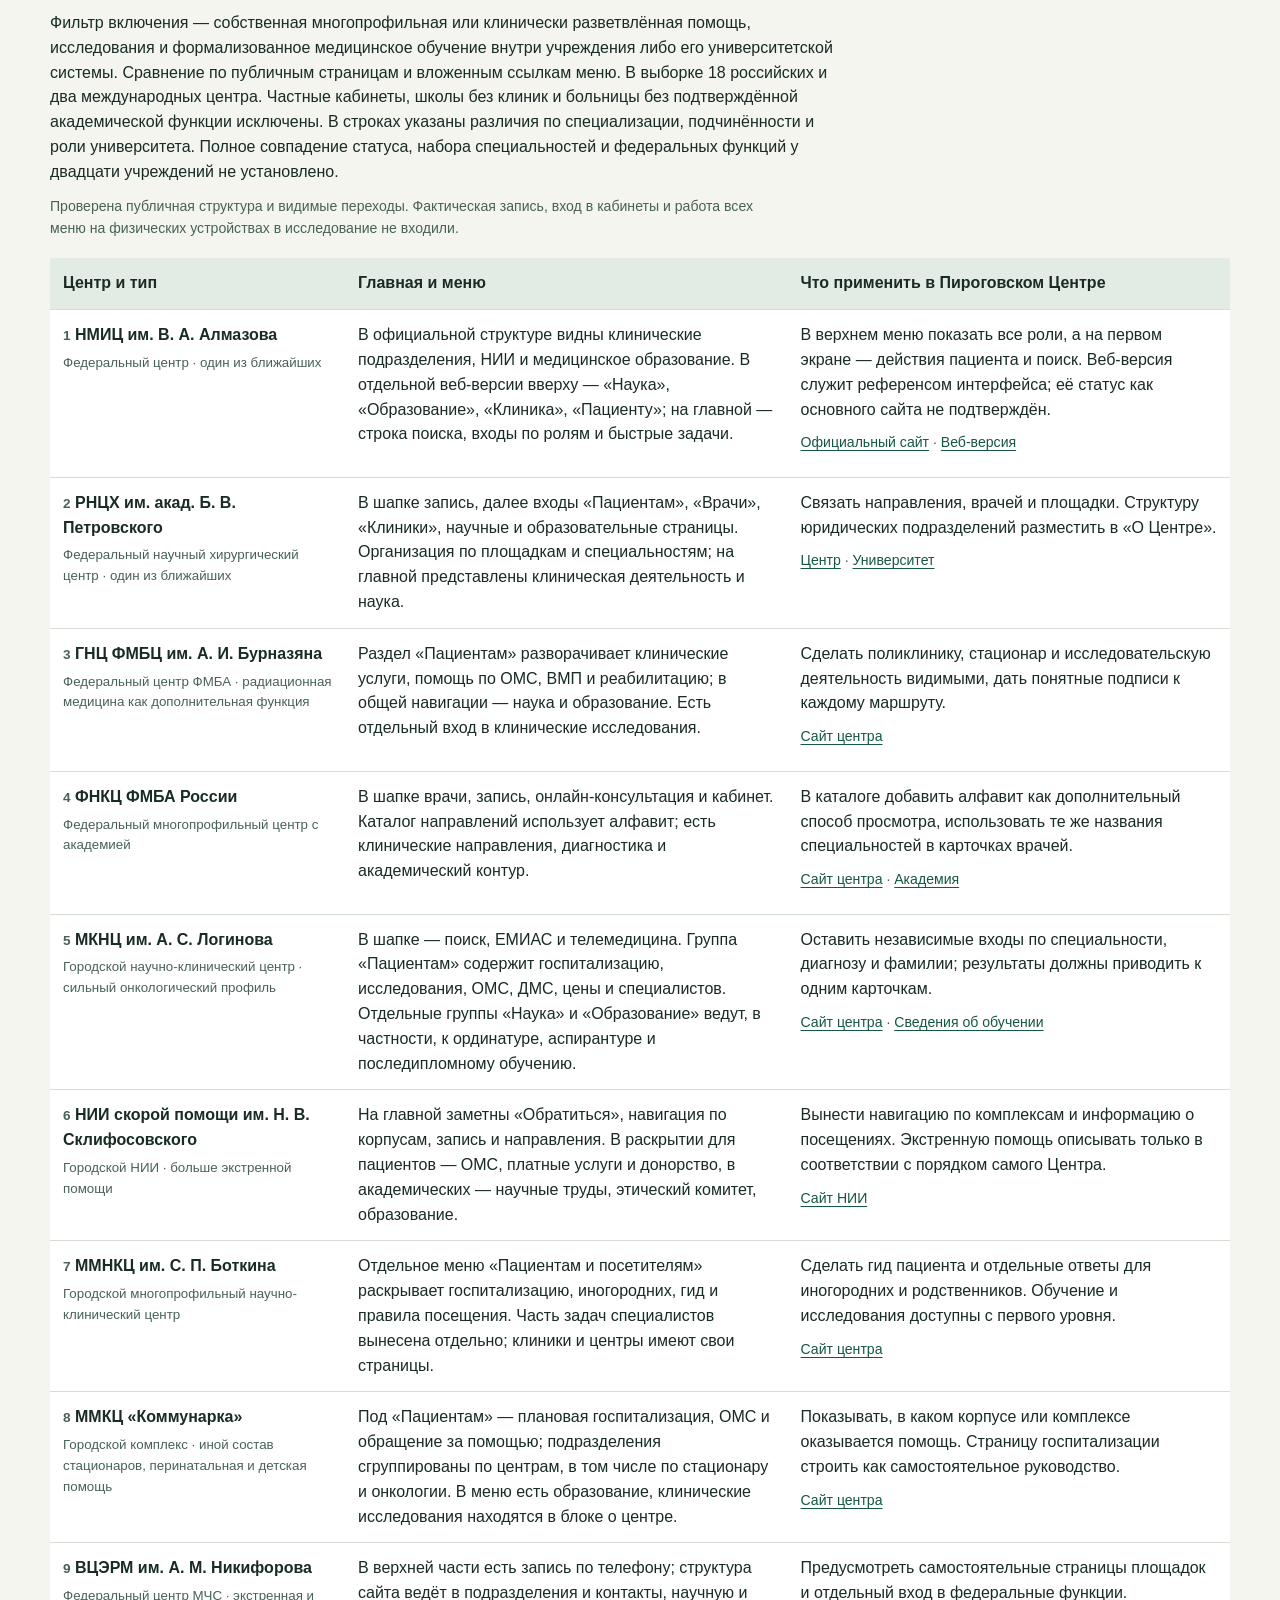
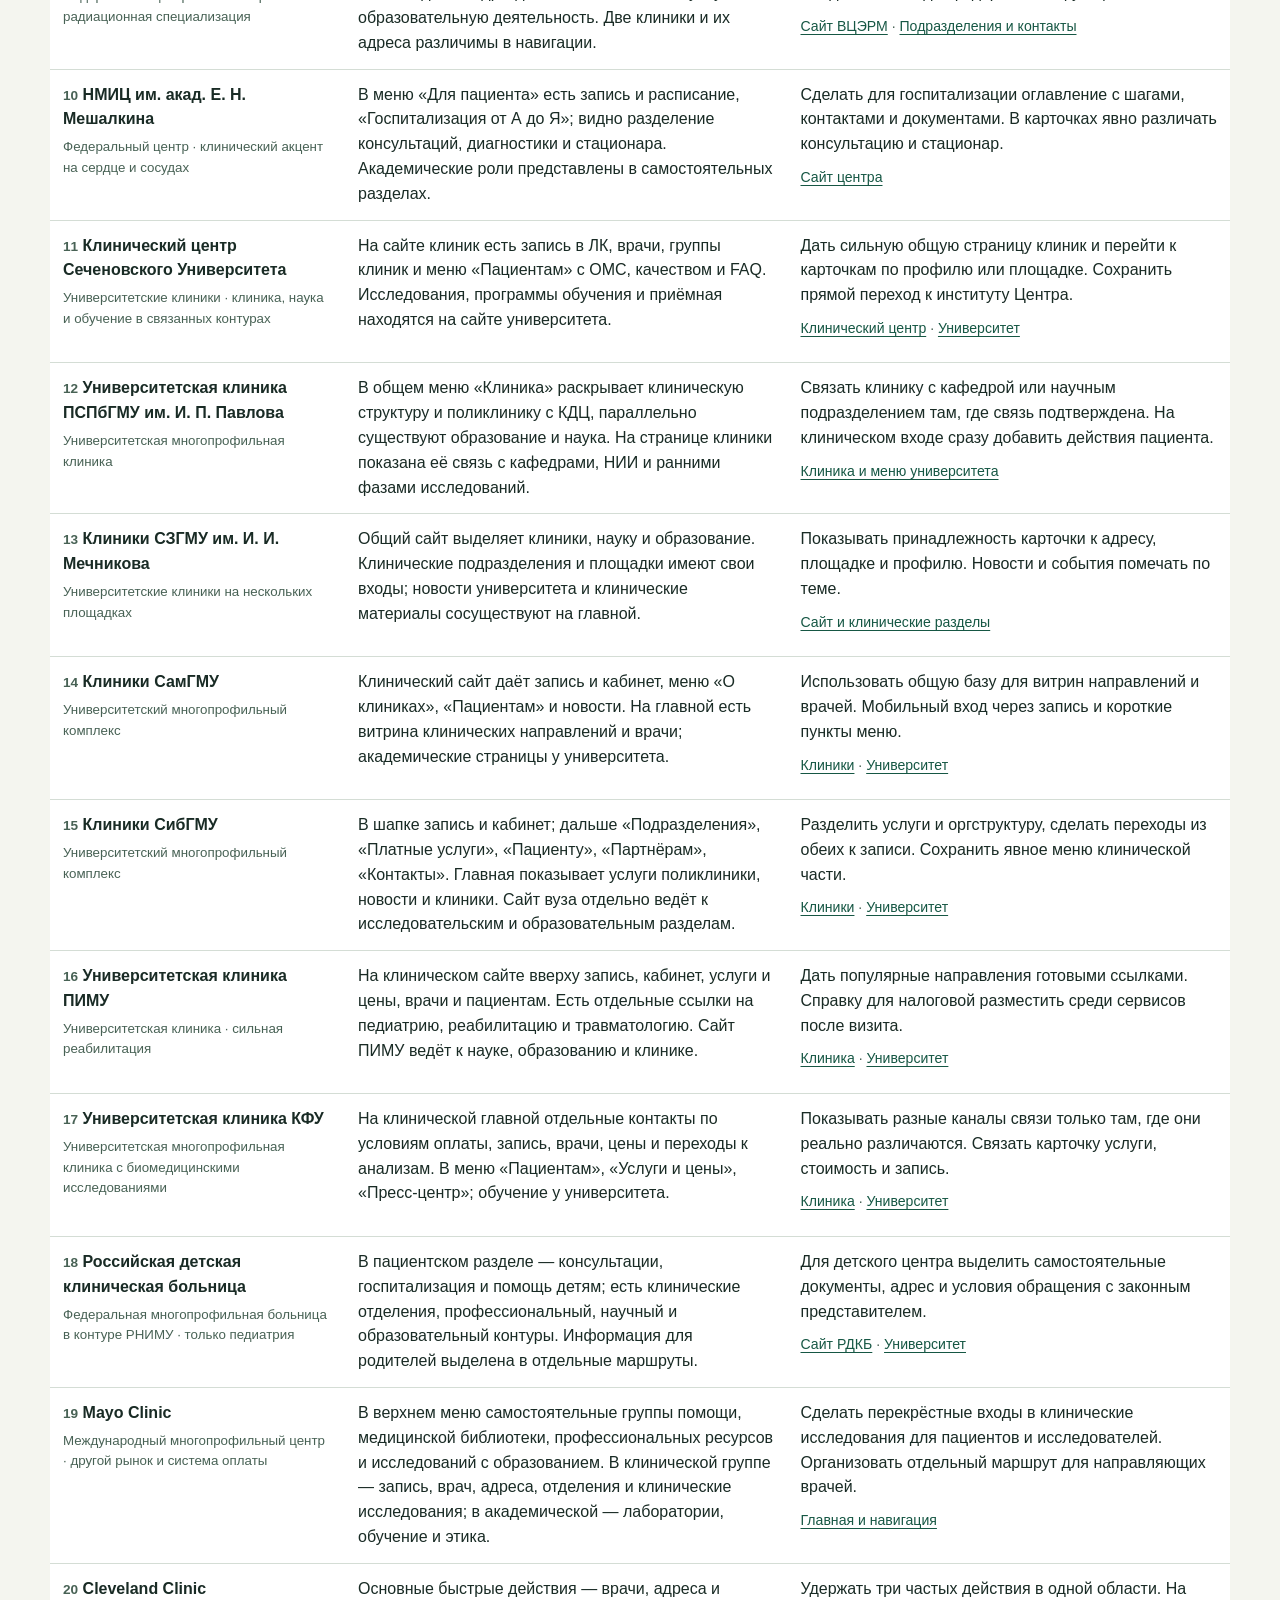
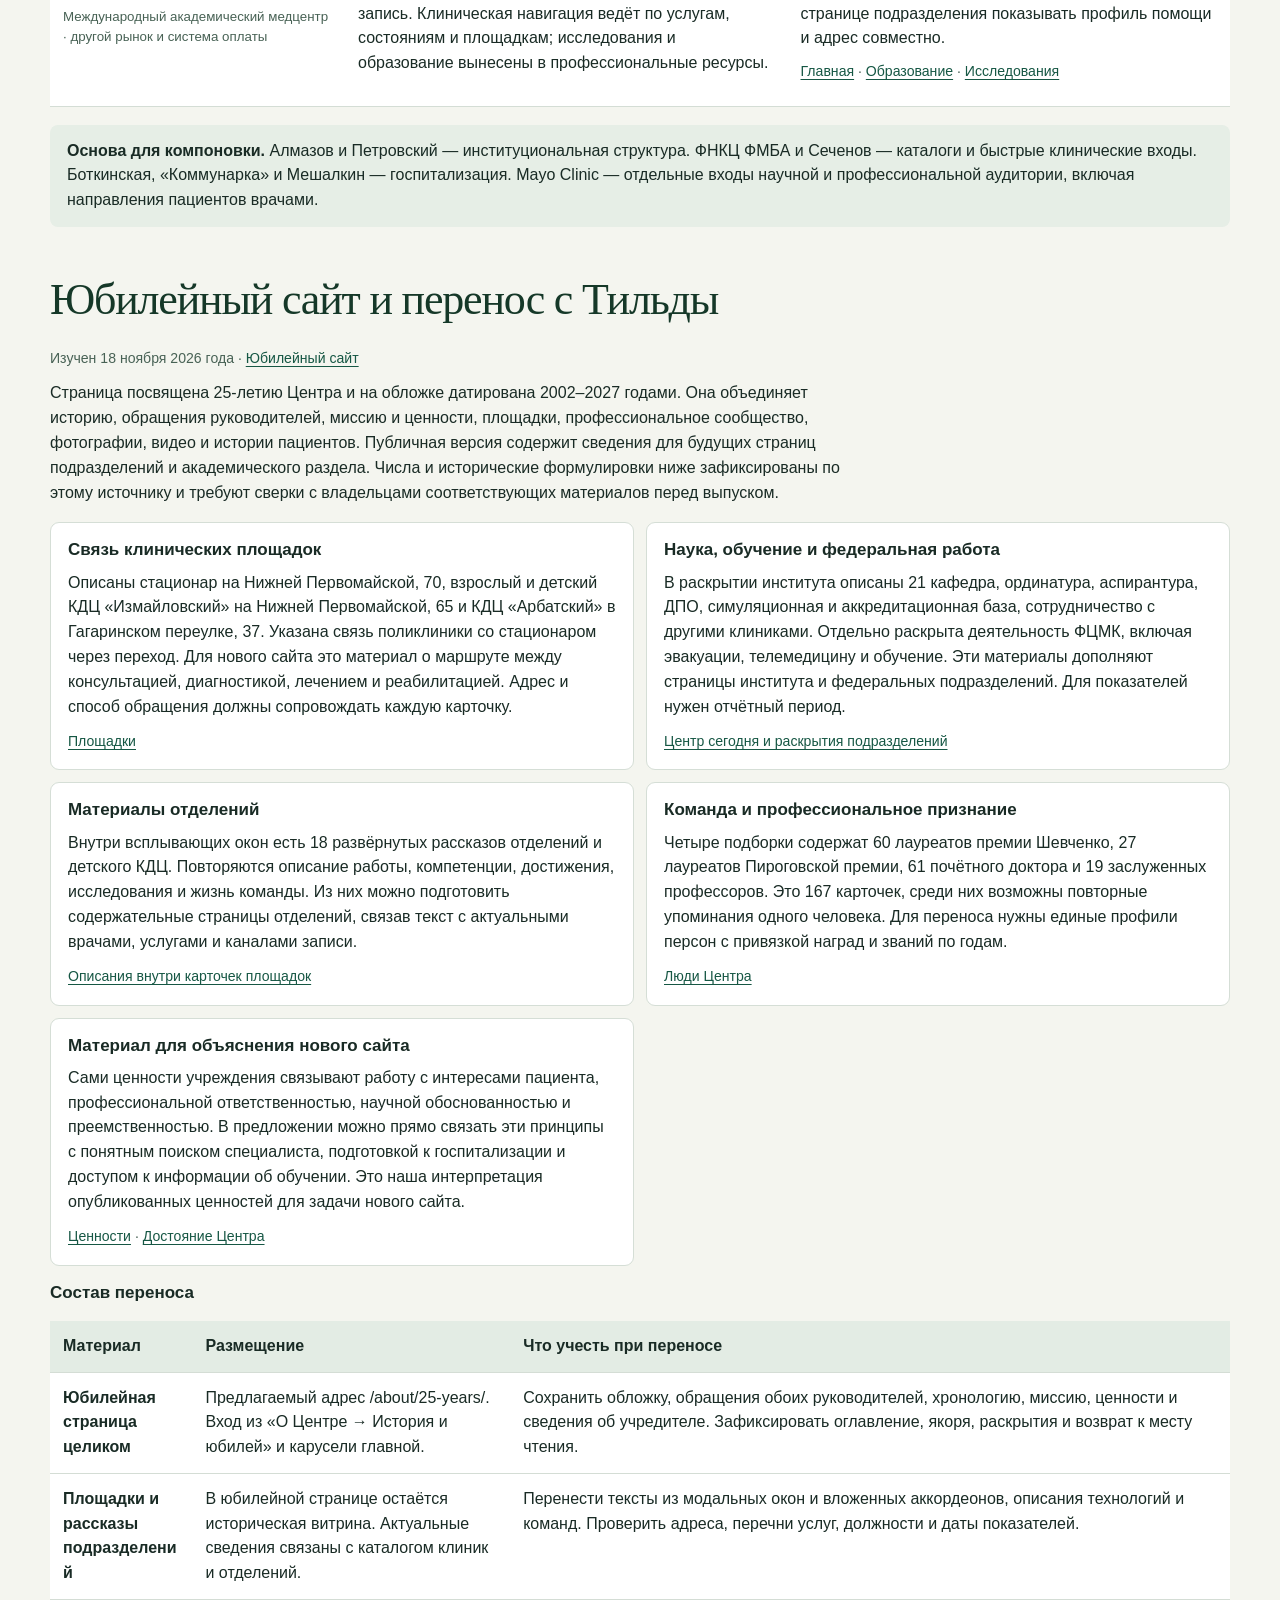
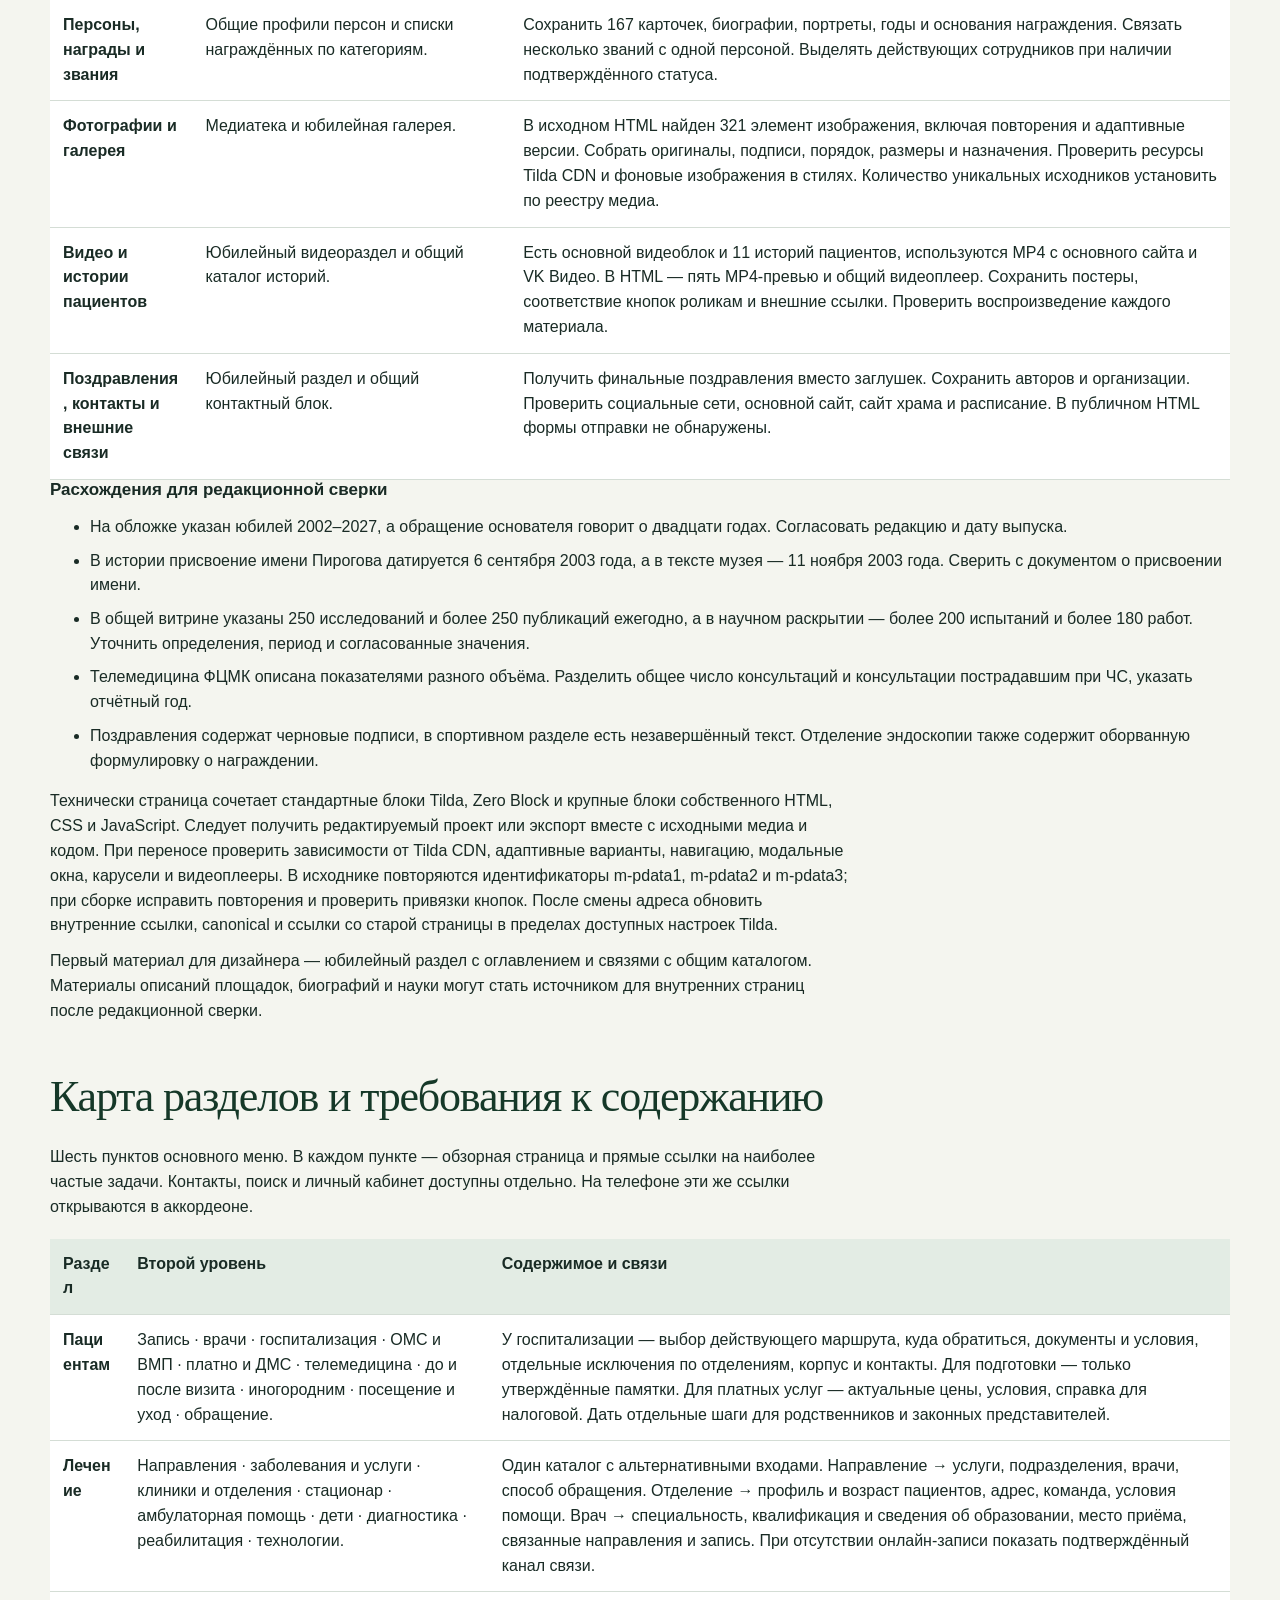
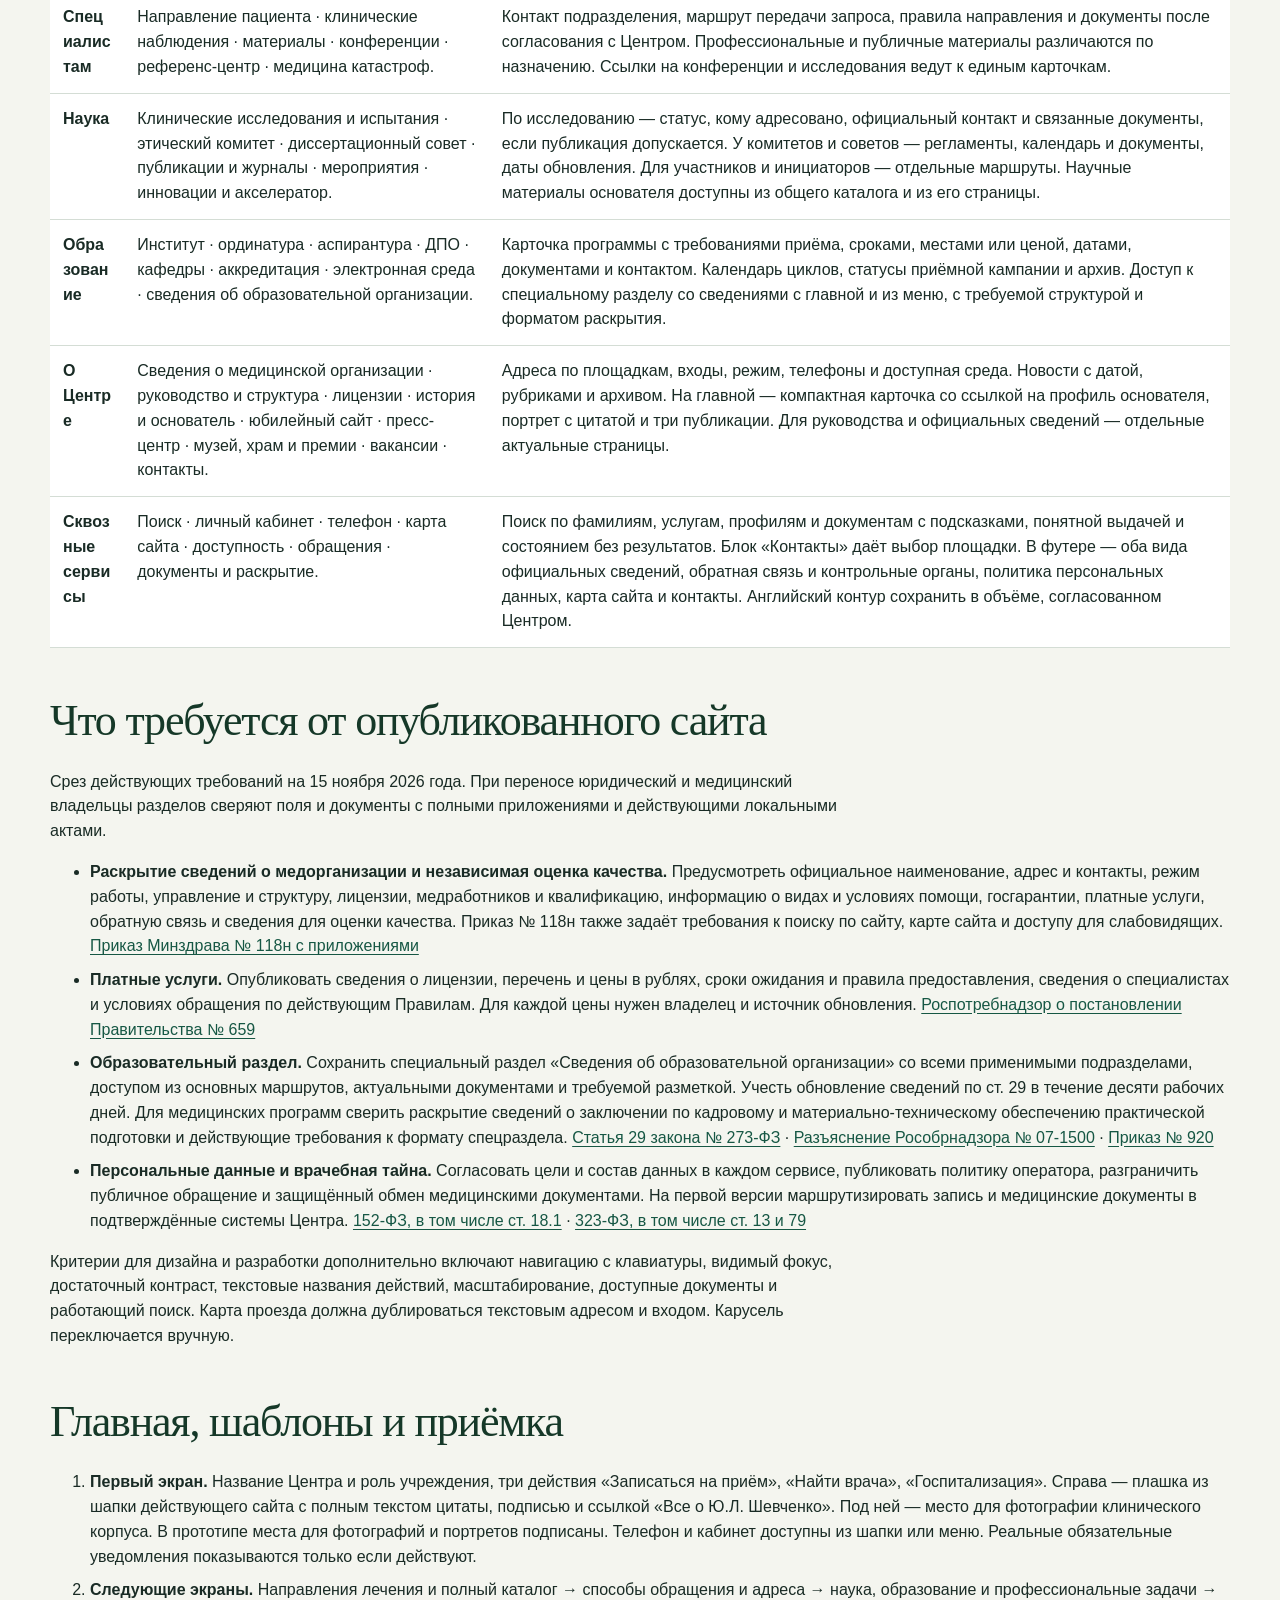
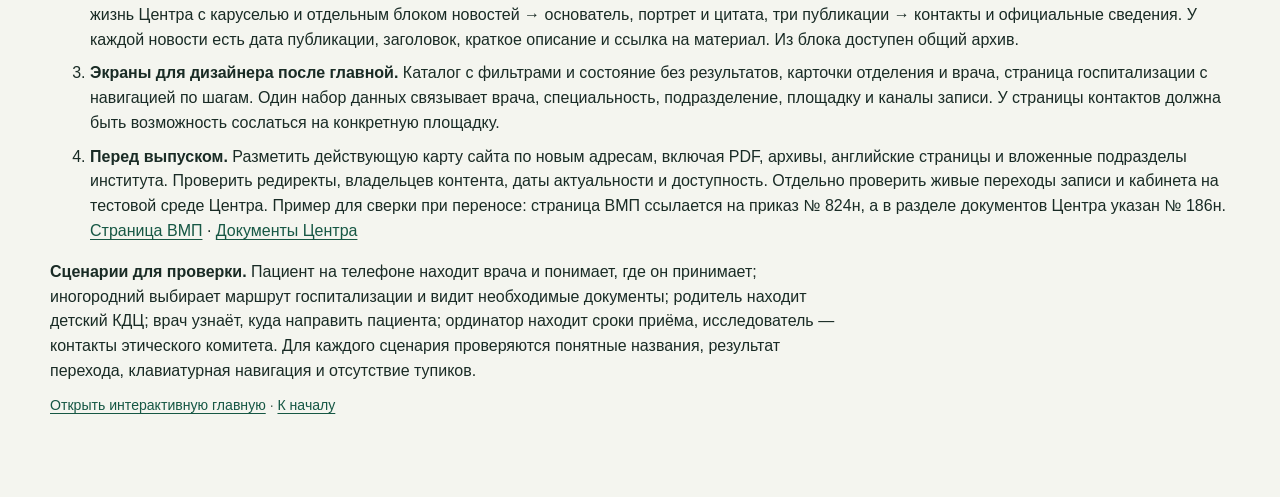
<file: site-structure.html>
<!doctype html>
<html lang="ru">
<head>
<meta charset="utf-8">
<meta name="viewport" content="width=device-width, initial-scale=1">
<meta name="robots" content="noindex">
<title>Пироговский Центр — структура нового сайта и 20 референсов</title>
<style>
:root { color-scheme: light; font-family: "Segoe UI", sans-serif; color: #192b25; background: #f4f5ef; line-height: 1.55; }
* { box-sizing: border-box; }
body { margin: 0; }
main { width: min(1180px, calc(100% - 48px)); margin: 0 auto; padding: 46px 0 70px; }
h1, h2, h3 { line-height: 1.12; margin: 0 0 .55em; }
h1, h2 { font-family: Georgia, serif; font-weight: 400; color: #153828; }
h1 { font-size: clamp(35px, 6vw, 70px); letter-spacing: -.043em; }
h2 { font-size: clamp(28px, 4vw, 44px); letter-spacing: -.027em; }
h3 { font-size: 17px; }
p { max-width: 90ch; margin: .7em 0; }
a { color: #165744; text-underline-offset: 3px; }
a:focus-visible { outline: 2px solid #985a0c; outline-offset: 3px; }
nav { display: flex; gap: 12px 24px; flex-wrap: wrap; padding: 14px 0; border-block: 1px solid #cbd6cd; }
header p { margin-bottom: 22px; }
section { margin-top: 48px; scroll-margin-top: 12px; }
.meta, .sources { color: #486255; font-size: .88rem; }
.cards { margin: 17px 0; display: grid; grid-template-columns: repeat(2, minmax(0, 1fr)); gap: 12px; }
.cards article { background: #fff; border: 1px solid #d5ded6; padding: 17px; border-radius: 9px; }
.cards article p:last-child { margin-bottom: 0; }
table { width: 100%; border-collapse: collapse; margin-top: 19px; background: #fff; }
th, td { padding: 13px; text-align: left; vertical-align: top; border-bottom: 1px solid #d4ddd5; overflow-wrap: anywhere; }
thead { background: #e3ece4; }
#comparison th[scope=row] { width: 25%; }
#comparison td { width: 37.5%; }
tbody small { display: block; margin-top: 5px; font-weight: 400; color: #486255; }
.idx { color: #486255; font-size: .85rem; }
li { margin: .55em 0; }
aside { margin: 18px 0; padding: 14px 17px; background: #e6eee6; border-radius: 8px; }
@media (max-width: 720px) {
  main { width: calc(100% - 30px); padding-top: 26px; }
  .cards { grid-template-columns: 1fr; }
  table, tbody, tr, td, tbody th { display: block; }
  thead { position: absolute; width: 1px; height: 1px; overflow: hidden; clip-path: inset(50%); }
  #comparison th[scope=row], #comparison td { width: 100%; }
  tbody th { background: #e3ece4; }
  td::before { content: attr(data-label); display: block; margin-bottom: 4px; color: #486255; font-size: .84rem; font-weight: 650; }
  td { border-bottom: 0; }
}
</style>
</head>
<body>
<main id="top">
<header>
<p class="meta">Пироговский Центр · обновлено 18 ноября 2026</p>
<h1>Структура нового сайта</h1>
<p>Профиль учреждения, сравнение двадцати сайтов и требования к разделам. Основа для дизайна и постановки задач.</p>
<nav aria-label="Оглавление"><a href="#profile">Профиль</a><a href="#comparison">20 референсов</a><a href="#map">Карта разделов</a><a href="#anniversary">Юбилейный сайт</a><a href="#requirements">Требования</a><a href="#handoff">Дизайн и запуск</a><a href="prototype/index.html">Прототип главной</a></nav>
</header>
<section id="profile">
<h2>Чем занимается Пироговский Центр</h2>
<p>ФГБУ «Национальный медико-хирургический Центр имени Н.И. Пирогова» — федеральное учреждение Минздрава России. У него есть многопрофильный стационар, собственная амбулаторная сеть, научная деятельность, образовательный институт и федеральные экспертные функции. Сайт обслуживает пациента и его близких, направляющего врача, исследователя, поступающего и обучающегося, а также партнёров и журналистов.</p>
<div class="cards">
<article><h3>Лечение и диагностика</h3><p>Стационарная, амбулаторная и высокотехнологичная помощь, диагностика и реабилитация. КДЦ «Арбатский», КДЦ «Измайловский», детский КДЦ в структуре «Измайловского». Среди направлений кардиохирургия, нейрохирургия, онкология и гематология, травматология и ортопедия, офтальмология и другие. Разводим записаться на консультацию, госпитализироваться и получить информацию о помощи по ОМС, ВМП, ДМС или договору.</p><p class="sources"><a href="https://www.pirogov-center.ru/patient/hospital/department/">Стационар</a> · <a href="https://www.pirogov-center.ru/patient/policlinics/">Амбулаторная помощь</a> · <a href="https://www.pirogov-center.ru/patient/helping-children/">Детская помощь</a> · <a href="https://www.pirogov-center.ru/about/contacts/">Адреса</a></p></article>
<article><h3>Исследования и разработки</h3><p>Клинические исследования лекарств, испытания медицинских изделий, локальный этический комитет, диссертационный совет и научные мероприятия. В действующем каталоге также есть журналы, публикации и акселератор медицинских стартапов. Участнику исследования и его инициатору нужны разные инструкции и контакты.</p><p class="sources"><a href="https://www.pirogov-center.ru/science/clinical-trials/">Клинические исследования</a> · <a href="https://www.pirogov-center.ru/about/structure/local-ethical-committee/">Этический комитет</a> · <a href="https://www.pirogov-center.ru/about/structure/dissertational-council/">Диссертационный совет</a></p></article>
<article><h3>Профессиональное образование</h3><p>Институт усовершенствования врачей — структурное подразделение Центра. Есть кафедры, ординатура, аспирантура, дополнительное профессиональное образование для врачей и среднего медперсонала, аккредитация и электронная образовательная среда. Институту нужны приёмная кампания, календарь циклов и официальные сведения.</p><p class="sources"><a href="https://www.pirogov-center.ru/education/institute/">Институт</a> · <a href="https://www.pirogov-center.ru/education/institute/common/">Сведения об образовательной организации</a></p></article>
<article><h3>Федеральные и профессиональные функции</h3><p>Центр ведёт профессиональный раздел с клиническими наблюдениями, технологиями и конференциями. Федеральный центр медицины катастроф действует на базе Центра и имеет самостоятельный сайт. Референс-центр Минздрава верифицирует сведения о распространении резистентности в хирургических медицинских организациях. Обоим нужны собственные маршруты для профессиональной аудитории.</p><p class="sources"><a href="https://www.pirogov-center.ru/specialist/">Специалистам</a> · <a href="https://www.pirogov-center.ru/specialist/reference-center/">Референс-центр</a> · <a href="https://minzdrav.gov.ru/regional_news/16206-na-baze-pirogovskogo-tsentra-nachal-deystvovat-federalnyy-tsentr-meditsiny-katastrof">Минздрав о ФЦМК</a></p></article>
<article><h3>Публичная информация и наследие</h3><p>Управление, структура, лицензии, контакты площадок, сведения о качестве и правах пациентов. Пресс-центр, история, музей, храм, премии и почётные звания. Страница основателя объединяет биографию, цитату, библиотеку и музыку. Центр и его команда остаются субъектом общей главной.</p><p class="sources"><a href="https://www.pirogov-center.ru/about/">Сведения о Центре</a> · <a href="https://www.pirogov-center.ru/about/structure/">Структура</a> · <a href="https://www.pirogov-center.ru/sitemap/">Действующая карта сайта</a> · <a href="https://www.pirogov-center.ru/about/management/president/">Страница основателя</a></p></article>
</div>
<p>На действующем сайте верхние разделы уже отражают пациентов, специалистов, институт, науку и сам Центр. При этом стационар, поликлиники, детская помощь и врачи собраны внутри пациентской ветки, а ряд научных ссылок повторяется в нескольких меню. Новый каталог даёт прямой вход по направлению и связывает его со страницами подразделений, услуг и врачей.</p>
</section>
<section id="comparison">
<h2>Главные страницы и меню 20 центров</h2>
<p>Фильтр включения — собственная многопрофильная или клинически разветвлённая помощь, исследования и формализованное медицинское обучение внутри учреждения либо его университетской системы. Сравнение по публичным страницам и вложенным ссылкам меню. В выборке 18 российских и два международных центра. Частные кабинеты, школы без клиник и больницы без подтверждённой академической функции исключены. В строках указаны различия по специализации, подчинённости и роли университета. Полное совпадение статуса, набора специальностей и федеральных функций у двадцати учреждений не установлено.</p>
<p class="meta">Проверена публичная структура и видимые переходы. Фактическая запись, вход в кабинеты и работа всех меню на физических устройствах в исследование не входили.</p>
<table>
<thead><tr><th scope="col">Центр и тип</th><th scope="col">Главная и меню</th><th scope="col">Что применить в Пироговском Центре</th></tr></thead>
<tbody>
<tr><th scope="row"><span class="idx">1</span> НМИЦ им. В. А. Алмазова<small>Федеральный центр · один из ближайших</small></th><td data-label="Главная и меню">В официальной структуре видны клинические подразделения, НИИ и медицинское образование. В отдельной веб-версии вверху — «Наука», «Образование», «Клиника», «Пациенту»; на главной — строка поиска, входы по ролям и быстрые задачи.</td><td data-label="Решение для Центра">В верхнем меню показать все роли, а на первом экране — действия пациента и поиск. Веб-версия служит референсом интерфейса; её статус как основного сайта не подтверждён.<p class="sources"><a href="https://www.almazovcentre.ru/">Официальный сайт</a> · <a href="https://next.almazovhub.ru/">Веб-версия</a></p></td></tr>
<tr><th scope="row"><span class="idx">2</span> РНЦХ им. акад. Б. В. Петровского<small>Федеральный научный хирургический центр · один из ближайших</small></th><td data-label="Главная и меню">В шапке запись, далее входы «Пациентам», «Врачи», «Клиники», научные и образовательные страницы. Организация по площадкам и специальностям; на главной представлены клиническая деятельность и наука.</td><td data-label="Решение для Центра">Связать направления, врачей и площадки. Структуру юридических подразделений разместить в «О Центре».<p class="sources"><a href="https://med.ru/">Центр</a> · <a href="https://petrovsky.med.ru/">Университет</a></p></td></tr>
<tr><th scope="row"><span class="idx">3</span> ГНЦ ФМБЦ им. А. И. Бурназяна<small>Федеральный центр ФМБА · радиационная медицина как дополнительная функция</small></th><td data-label="Главная и меню">Раздел «Пациентам» разворачивает клинические услуги, помощь по ОМС, ВМП и реабилитацию; в общей навигации — наука и образование. Есть отдельный вход в клинические исследования.</td><td data-label="Решение для Центра">Сделать поликлинику, стационар и исследовательскую деятельность видимыми, дать понятные подписи к каждому маршруту.<p class="sources"><a href="https://fmbafmbc.ru/">Сайт центра</a></p></td></tr>
<tr><th scope="row"><span class="idx">4</span> ФНКЦ ФМБА России<small>Федеральный многопрофильный центр с академией</small></th><td data-label="Главная и меню">В шапке врачи, запись, онлайн-консультация и кабинет. Каталог направлений использует алфавит; есть клинические направления, диагностика и академический контур.</td><td data-label="Решение для Центра">В каталоге добавить алфавит как дополнительный способ просмотра, использовать те же названия специальностей в карточках врачей.<p class="sources"><a href="https://fnkc-fmba.ru/">Сайт центра</a> · <a href="https://medprofedu.ru/">Академия</a></p></td></tr>
<tr><th scope="row"><span class="idx">5</span> МКНЦ им. А. С. Логинова<small>Городской научно-клинический центр · сильный онкологический профиль</small></th><td data-label="Главная и меню">В шапке — поиск, ЕМИАС и телемедицина. Группа «Пациентам» содержит госпитализацию, исследования, ОМС, ДМС, цены и специалистов. Отдельные группы «Наука» и «Образование» ведут, в частности, к ординатуре, аспирантуре и последипломному обучению.</td><td data-label="Решение для Центра">Оставить независимые входы по специальности, диагнозу и фамилии; результаты должны приводить к одним карточкам.<p class="sources"><a href="https://mknc.ru/?kt_lang=ru">Сайт центра</a> · <a href="https://edu.mknc.ru/sveden/common/">Сведения об обучении</a></p></td></tr>
<tr><th scope="row"><span class="idx">6</span> НИИ скорой помощи им. Н. В. Склифосовского<small>Городской НИИ · больше экстренной помощи</small></th><td data-label="Главная и меню">На главной заметны «Обратиться», навигация по корпусам, запись и направления. В раскрытии для пациентов — ОМС, платные услуги и донорство, в академических — научные труды, этический комитет, образование.</td><td data-label="Решение для Центра">Вынести навигацию по комплексам и информацию о посещениях. Экстренную помощь описывать только в соответствии с порядком самого Центра.<p class="sources"><a href="https://sklif.mos.ru/">Сайт НИИ</a></p></td></tr>
<tr><th scope="row"><span class="idx">7</span> ММНКЦ им. С. П. Боткина<small>Городской многопрофильный научно-клинический центр</small></th><td data-label="Главная и меню">Отдельное меню «Пациентам и посетителям» раскрывает госпитализацию, иногородних, гид и правила посещения. Часть задач специалистов вынесена отдельно; клиники и центры имеют свои страницы.</td><td data-label="Решение для Центра">Сделать гид пациента и отдельные ответы для иногородних и родственников. Обучение и исследования доступны с первого уровня.<p class="sources"><a href="https://botkinmoscow.ru/">Сайт центра</a></p></td></tr>
<tr><th scope="row"><span class="idx">8</span> ММКЦ «Коммунарка»<small>Городской комплекс · иной состав стационаров, перинатальная и детская помощь</small></th><td data-label="Главная и меню">Под «Пациентам» — плановая госпитализация, ОМС и обращение за помощью; подразделения сгруппированы по центрам, в том числе по стационару и онкологии. В меню есть образование, клинические исследования находятся в блоке о центре.</td><td data-label="Решение для Центра">Показывать, в каком корпусе или комплексе оказывается помощь. Страницу госпитализации строить как самостоятельное руководство.<p class="sources"><a href="https://mmccdzm.ru/">Сайт центра</a></p></td></tr>
<tr><th scope="row"><span class="idx">9</span> ВЦЭРМ им. А. М. Никифорова<small>Федеральный центр МЧС · экстренная и радиационная специализация</small></th><td data-label="Главная и меню">В верхней части есть запись по телефону; структура сайта ведёт в подразделения и контакты, научную и образовательную деятельность. Две клиники и их адреса различимы в навигации.</td><td data-label="Решение для Центра">Предусмотреть самостоятельные страницы площадок и отдельный вход в федеральные функции.<p class="sources"><a href="https://nrcerm.ru/">Сайт ВЦЭРМ</a> · <a href="https://nrcerm.ru/departments-centers/contacts/">Подразделения и контакты</a></p></td></tr>
<tr><th scope="row"><span class="idx">10</span> НМИЦ им. акад. Е. Н. Мешалкина<small>Федеральный центр · клинический акцент на сердце и сосудах</small></th><td data-label="Главная и меню">В меню «Для пациента» есть запись и расписание, «Госпитализация от А до Я»; видно разделение консультаций, диагностики и стационара. Академические роли представлены в самостоятельных разделах.</td><td data-label="Решение для Центра">Сделать для госпитализации оглавление с шагами, контактами и документами. В карточках явно различать консультацию и стационар.<p class="sources"><a href="https://www.meshalkin.ru/">Сайт центра</a></p></td></tr>
<tr><th scope="row"><span class="idx">11</span> Клинический центр Сеченовского Университета<small>Университетские клиники · клиника, наука и обучение в связанных контурах</small></th><td data-label="Главная и меню">На сайте клиник есть запись в ЛК, врачи, группы клиник и меню «Пациентам» с ОМС, качеством и FAQ. Исследования, программы обучения и приёмная находятся на сайте университета.</td><td data-label="Решение для Центра">Дать сильную общую страницу клиник и перейти к карточкам по профилю или площадке. Сохранить прямой переход к институту Центра.<p class="sources"><a href="https://sechenovclinic.ru/">Клинический центр</a> · <a href="https://www.sechenov.ru/">Университет</a></p></td></tr>
<tr><th scope="row"><span class="idx">12</span> Университетская клиника ПСПбГМУ им. И. П. Павлова<small>Университетская многопрофильная клиника</small></th><td data-label="Главная и меню">В общем меню «Клиника» раскрывает клиническую структуру и поликлинику с КДЦ, параллельно существуют образование и наука. На странице клиники показана её связь с кафедрами, НИИ и ранними фазами исследований.</td><td data-label="Решение для Центра">Связать клинику с кафедрой или научным подразделением там, где связь подтверждена. На клиническом входе сразу добавить действия пациента.<p class="sources"><a href="https://www.1spbgmu.ru/klinika">Клиника и меню университета</a></p></td></tr>
<tr><th scope="row"><span class="idx">13</span> Клиники СЗГМУ им. И. И. Мечникова<small>Университетские клиники на нескольких площадках</small></th><td data-label="Главная и меню">Общий сайт выделяет клиники, науку и образование. Клинические подразделения и площадки имеют свои входы; новости университета и клинические материалы сосуществуют на главной.</td><td data-label="Решение для Центра">Показывать принадлежность карточки к адресу, площадке и профилю. Новости и события помечать по теме.<p class="sources"><a href="https://szgmu.ru/">Сайт и клинические разделы</a></p></td></tr>
<tr><th scope="row"><span class="idx">14</span> Клиники СамГМУ<small>Университетский многопрофильный комплекс</small></th><td data-label="Главная и меню">Клинический сайт даёт запись и кабинет, меню «О клиниках», «Пациентам» и новости. На главной есть витрина клинических направлений и врачи; академические страницы у университета.</td><td data-label="Решение для Центра">Использовать общую базу для витрин направлений и врачей. Мобильный вход через запись и короткие пункты меню.<p class="sources"><a href="https://clinica.samsmu.ru/">Клиники</a> · <a href="https://samsmu.ru/">Университет</a></p></td></tr>
<tr><th scope="row"><span class="idx">15</span> Клиники СибГМУ<small>Университетский многопрофильный комплекс</small></th><td data-label="Главная и меню">В шапке запись и кабинет; дальше «Подразделения», «Платные услуги», «Пациенту», «Партнёрам», «Контакты». Главная показывает услуги поликлиники, новости и клиники. Сайт вуза отдельно ведёт к исследовательским и образовательным разделам.</td><td data-label="Решение для Центра">Разделить услуги и оргструктуру, сделать переходы из обеих к записи. Сохранить явное меню клинической части.<p class="sources"><a href="https://clinics.ssmu.ru/">Клиники</a> · <a href="https://www.ssmu.ru/">Университет</a></p></td></tr>
<tr><th scope="row"><span class="idx">16</span> Университетская клиника ПИМУ<small>Университетская клиника · сильная реабилитация</small></th><td data-label="Главная и меню">На клиническом сайте вверху запись, кабинет, услуги и цены, врачи и пациентам. Есть отдельные ссылки на педиатрию, реабилитацию и травматологию. Сайт ПИМУ ведёт к науке, образованию и клинике.</td><td data-label="Решение для Центра">Дать популярные направления готовыми ссылками. Справку для налоговой разместить среди сервисов после визита.<p class="sources"><a href="https://pimunn-clinika.ru/">Клиника</a> · <a href="https://pimunn.ru/">Университет</a></p></td></tr>
<tr><th scope="row"><span class="idx">17</span> Университетская клиника КФУ<small>Университетская многопрофильная клиника с биомедицинскими исследованиями</small></th><td data-label="Главная и меню">На клинической главной отдельные контакты по условиям оплаты, запись, врачи, цены и переходы к анализам. В меню «Пациентам», «Услуги и цены», «Пресс-центр»; обучение у университета.</td><td data-label="Решение для Центра">Показывать разные каналы связи только там, где они реально различаются. Связать карточку услуги, стоимость и запись.<p class="sources"><a href="https://uniclinic.kpfu.ru/">Клиника</a> · <a href="https://kpfu.ru/">Университет</a></p></td></tr>
<tr><th scope="row"><span class="idx">18</span> Российская детская клиническая больница<small>Федеральная многопрофильная больница в контуре РНИМУ · только педиатрия</small></th><td data-label="Главная и меню">В пациентском разделе — консультации, госпитализация и помощь детям; есть клинические отделения, профессиональный, научный и образовательный контуры. Информация для родителей выделена в отдельные маршруты.</td><td data-label="Решение для Центра">Для детского центра выделить самостоятельные документы, адрес и условия обращения с законным представителем.<p class="sources"><a href="https://rdkb.ru/">Сайт РДКБ</a> · <a href="https://rsmu.ru/">Университет</a></p></td></tr>
<tr><th scope="row"><span class="idx">19</span> Mayo Clinic<small>Международный многопрофильный центр · другой рынок и система оплаты</small></th><td data-label="Главная и меню">В верхнем меню самостоятельные группы помощи, медицинской библиотеки, профессиональных ресурсов и исследований с образованием. В клинической группе — запись, врач, адреса, отделения и клинические исследования; в академической — лаборатории, обучение и этика.</td><td data-label="Решение для Центра">Сделать перекрёстные входы в клинические исследования для пациентов и исследователей. Организовать отдельный маршрут для направляющих врачей.<p class="sources"><a href="https://www.mayoclinic.org/">Главная и навигация</a></p></td></tr>
<tr><th scope="row"><span class="idx">20</span> Cleveland Clinic<small>Международный академический медцентр · другой рынок и система оплаты</small></th><td data-label="Главная и меню">Основные быстрые действия — врачи, адреса и запись. Клиническая навигация ведёт по услугам, состояниям и площадкам; исследования и образование вынесены в профессиональные ресурсы.</td><td data-label="Решение для Центра">Удержать три частых действия в одной области. На странице подразделения показывать профиль помощи и адрес совместно.<p class="sources"><a href="https://my.clevelandclinic.org/">Главная</a> · <a href="https://my.clevelandclinic.org/education">Образование</a> · <a href="https://my.clevelandclinic.org/research">Исследования</a></p></td></tr>
</tbody>
</table>
<aside><strong>Основа для компоновки.</strong> Алмазов и Петровский — институциональная структура. ФНКЦ ФМБА и Сеченов — каталоги и быстрые клинические входы. Боткинская, «Коммунарка» и Мешалкин — госпитализация. Mayo Clinic — отдельные входы научной и профессиональной аудитории, включая направления пациентов врачами.</aside>
</section>

<section id="anniversary">
<h2>Юбилейный сайт и перенос с Тильды</h2>
<p class="meta">Изучен 18 ноября 2026 года · <a href="https://pirogov-center-25.tilda.ws/">Юбилейный сайт</a></p>
<p>Страница посвящена 25-летию Центра и на обложке датирована 2002–2027 годами. Она объединяет историю, обращения руководителей, миссию и ценности, площадки, профессиональное сообщество, фотографии, видео и истории пациентов. Публичная версия содержит сведения для будущих страниц подразделений и академического раздела. Числа и исторические формулировки ниже зафиксированы по этому источнику и требуют сверки с владельцами соответствующих материалов перед выпуском.</p>
<div class="cards">
<article><h3>Связь клинических площадок</h3><p>Описаны стационар на Нижней Первомайской, 70, взрослый и детский КДЦ «Измайловский» на Нижней Первомайской, 65 и КДЦ «Арбатский» в Гагаринском переулке, 37. Указана связь поликлиники со стационаром через переход. Для нового сайта это материал о маршруте между консультацией, диагностикой, лечением и реабилитацией. Адрес и способ обращения должны сопровождать каждую карточку.</p><p class="sources"><a href="https://pirogov-center-25.tilda.ws/#struktura">Площадки</a></p></article>
<article><h3>Наука, обучение и федеральная работа</h3><p>В раскрытии института описаны 21 кафедра, ординатура, аспирантура, ДПО, симуляционная и аккредитационная база, сотрудничество с другими клиниками. Отдельно раскрыта деятельность ФЦМК, включая эвакуации, телемедицину и обучение. Эти материалы дополняют страницы института и федеральных подразделений. Для показателей нужен отчётный период.</p><p class="sources"><a href="https://pirogov-center-25.tilda.ws/#segodnya">Центр сегодня и раскрытия подразделений</a></p></article>
<article><h3>Материалы отделений</h3><p>Внутри всплывающих окон есть 18 развёрнутых рассказов отделений и детского КДЦ. Повторяются описание работы, компетенции, достижения, исследования и жизнь команды. Из них можно подготовить содержательные страницы отделений, связав текст с актуальными врачами, услугами и каналами записи.</p><p class="sources"><a href="https://pirogov-center-25.tilda.ws/#struktura">Описания внутри карточек площадок</a></p></article>
<article><h3>Команда и профессиональное признание</h3><p>Четыре подборки содержат 60 лауреатов премии Шевченко, 27 лауреатов Пироговской премии, 61 почётного доктора и 19 заслуженных профессоров. Это 167 карточек, среди них возможны повторные упоминания одного человека. Для переноса нужны единые профили персон с привязкой наград и званий по годам.</p><p class="sources"><a href="https://pirogov-center-25.tilda.ws/#lyudi">Люди Центра</a></p></article>
<article><h3>Материал для объяснения нового сайта</h3><p>Сами ценности учреждения связывают работу с интересами пациента, профессиональной ответственностью, научной обоснованностью и преемственностью. В предложении можно прямо связать эти принципы с понятным поиском специалиста, подготовкой к госпитализации и доступом к информации об обучении. Это наша интерпретация опубликованных ценностей для задачи нового сайта.</p><p class="sources"><a href="https://pirogov-center-25.tilda.ws/#cennosti">Ценности</a> · <a href="https://pirogov-center-25.tilda.ws/#dostoyanie">Достояние Центра</a></p></article>
</div>
<h3>Состав переноса</h3>
<table>
<thead><tr><th scope="col">Материал</th><th scope="col">Размещение</th><th scope="col">Что учесть при переносе</th></tr></thead>
<tbody>
<tr><th scope="row">Юбилейная страница целиком</th><td data-label="Размещение">Предлагаемый адрес /about/25-years/. Вход из «О Центре → История и юбилей» и карусели главной.</td><td data-label="Перенос">Сохранить обложку, обращения обоих руководителей, хронологию, миссию, ценности и сведения об учредителе. Зафиксировать оглавление, якоря, раскрытия и возврат к месту чтения.</td></tr>
<tr><th scope="row">Площадки и рассказы подразделений</th><td data-label="Размещение">В юбилейной странице остаётся историческая витрина. Актуальные сведения связаны с каталогом клиник и отделений.</td><td data-label="Перенос">Перенести тексты из модальных окон и вложенных аккордеонов, описания технологий и команд. Проверить адреса, перечни услуг, должности и даты показателей.</td></tr>
<tr><th scope="row">Персоны, награды и звания</th><td data-label="Размещение">Общие профили персон и списки награждённых по категориям.</td><td data-label="Перенос">Сохранить 167 карточек, биографии, портреты, годы и основания награждения. Связать несколько званий с одной персоной. Выделять действующих сотрудников при наличии подтверждённого статуса.</td></tr>
<tr><th scope="row">Фотографии и галерея</th><td data-label="Размещение">Медиатека и юбилейная галерея.</td><td data-label="Перенос">В исходном HTML найден 321 элемент изображения, включая повторения и адаптивные версии. Собрать оригиналы, подписи, порядок, размеры и назначения. Проверить ресурсы Tilda CDN и фоновые изображения в стилях. Количество уникальных исходников установить по реестру медиа.</td></tr>
<tr><th scope="row">Видео и истории пациентов</th><td data-label="Размещение">Юбилейный видеораздел и общий каталог историй.</td><td data-label="Перенос">Есть основной видеоблок и 11 историй пациентов, используются MP4 с основного сайта и VK Видео. В HTML — пять MP4-превью и общий видеоплеер. Сохранить постеры, соответствие кнопок роликам и внешние ссылки. Проверить воспроизведение каждого материала.</td></tr>
<tr><th scope="row">Поздравления, контакты и внешние связи</th><td data-label="Размещение">Юбилейный раздел и общий контактный блок.</td><td data-label="Перенос">Получить финальные поздравления вместо заглушек. Сохранить авторов и организации. Проверить социальные сети, основной сайт, сайт храма и расписание. В публичном HTML формы отправки не обнаружены.</td></tr>
</tbody>
</table>
<h3>Расхождения для редакционной сверки</h3>
<ul>
<li>На обложке указан юбилей 2002–2027, а обращение основателя говорит о двадцати годах. Согласовать редакцию и дату выпуска.</li>
<li>В истории присвоение имени Пирогова датируется 6 сентября 2003 года, а в тексте музея — 11 ноября 2003 года. Сверить с документом о присвоении имени.</li>
<li>В общей витрине указаны 250 исследований и более 250 публикаций ежегодно, а в научном раскрытии — более 200 испытаний и более 180 работ. Уточнить определения, период и согласованные значения.</li>
<li>Телемедицина ФЦМК описана показателями разного объёма. Разделить общее число консультаций и консультации пострадавшим при ЧС, указать отчётный год.</li>
<li>Поздравления содержат черновые подписи, в спортивном разделе есть незавершённый текст. Отделение эндоскопии также содержит оборванную формулировку о награждении.</li>
</ul>
<p>Технически страница сочетает стандартные блоки Tilda, Zero Block и крупные блоки собственного HTML, CSS и JavaScript. Следует получить редактируемый проект или экспорт вместе с исходными медиа и кодом. При переносе проверить зависимости от Tilda CDN, адаптивные варианты, навигацию, модальные окна, карусели и видеоплееры. В исходнике повторяются идентификаторы m-pdata1, m-pdata2 и m-pdata3; при сборке исправить повторения и проверить привязки кнопок. После смены адреса обновить внутренние ссылки, canonical и ссылки со старой страницы в пределах доступных настроек Tilda.</p>
<p>Первый материал для дизайнера — юбилейный раздел с оглавлением и связями с общим каталогом. Материалы описаний площадок, биографий и науки могут стать источником для внутренних страниц после редакционной сверки.</p>
</section>

<section id="map">
<h2>Карта разделов и требования к содержанию</h2>
<p>Шесть пунктов основного меню. В каждом пункте — обзорная страница и прямые ссылки на наиболее частые задачи. Контакты, поиск и личный кабинет доступны отдельно. На телефоне эти же ссылки открываются в аккордеоне.</p>
<table>
<thead><tr><th scope="col">Раздел</th><th scope="col">Второй уровень</th><th scope="col">Содержимое и связи</th></tr></thead>
<tbody>
<tr><th scope="row">Пациентам</th><td data-label="Подразделы">Запись · врачи · госпитализация · ОМС и ВМП · платно и ДМС · телемедицина · до и после визита · иногородним · посещение и уход · обращение.</td><td data-label="Требования">У госпитализации — выбор действующего маршрута, куда обратиться, документы и условия, отдельные исключения по отделениям, корпус и контакты. Для подготовки — только утверждённые памятки. Для платных услуг — актуальные цены, условия, справка для налоговой. Дать отдельные шаги для родственников и законных представителей.</td></tr>
<tr><th scope="row">Лечение</th><td data-label="Подразделы">Направления · заболевания и услуги · клиники и отделения · стационар · амбулаторная помощь · дети · диагностика · реабилитация · технологии.</td><td data-label="Требования">Один каталог с альтернативными входами. Направление → услуги, подразделения, врачи, способ обращения. Отделение → профиль и возраст пациентов, адрес, команда, условия помощи. Врач → специальность, квалификация и сведения об образовании, место приёма, связанные направления и запись. При отсутствии онлайн-записи показать подтверждённый канал связи.</td></tr>
<tr><th scope="row">Специалистам</th><td data-label="Подразделы">Направление пациента · клинические наблюдения · материалы · конференции · референс-центр · медицина катастроф.</td><td data-label="Требования">Контакт подразделения, маршрут передачи запроса, правила направления и документы после согласования с Центром. Профессиональные и публичные материалы различаются по назначению. Ссылки на конференции и исследования ведут к единым карточкам.</td></tr>
<tr><th scope="row">Наука</th><td data-label="Подразделы">Клинические исследования и испытания · этический комитет · диссертационный совет · публикации и журналы · мероприятия · инновации и акселератор.</td><td data-label="Требования">По исследованию — статус, кому адресовано, официальный контакт и связанные документы, если публикация допускается. У комитетов и советов — регламенты, календарь и документы, даты обновления. Для участников и инициаторов — отдельные маршруты. Научные материалы основателя доступны из общего каталога и из его страницы.</td></tr>
<tr><th scope="row">Образование</th><td data-label="Подразделы">Институт · ординатура · аспирантура · ДПО · кафедры · аккредитация · электронная среда · сведения об образовательной организации.</td><td data-label="Требования">Карточка программы с требованиями приёма, сроками, местами или ценой, датами, документами и контактом. Календарь циклов, статусы приёмной кампании и архив. Доступ к специальному разделу со сведениями с главной и из меню, с требуемой структурой и форматом раскрытия.</td></tr>
<tr><th scope="row">О Центре</th><td data-label="Подразделы">Сведения о медицинской организации · руководство и структура · лицензии · история и основатель · юбилейный сайт · пресс-центр · музей, храм и премии · вакансии · контакты.</td><td data-label="Требования">Адреса по площадкам, входы, режим, телефоны и доступная среда. Новости с датой, рубриками и архивом. На главной — компактная карточка со ссылкой на профиль основателя, портрет с цитатой и три публикации. Для руководства и официальных сведений — отдельные актуальные страницы.</td></tr>
<tr><th scope="row">Сквозные сервисы</th><td data-label="Подразделы">Поиск · личный кабинет · телефон · карта сайта · доступность · обращения · документы и раскрытие.</td><td data-label="Требования">Поиск по фамилиям, услугам, профилям и документам с подсказками, понятной выдачей и состоянием без результатов. Блок «Контакты» даёт выбор площадки. В футере — оба вида официальных сведений, обратная связь и контрольные органы, политика персональных данных, карта сайта и контакты. Английский контур сохранить в объёме, согласованном Центром.</td></tr>
</tbody>
</table>
</section>
<section id="requirements">
<h2>Что требуется от опубликованного сайта</h2>
<p>Срез действующих требований на 15 ноября 2026 года. При переносе юридический и медицинский владельцы разделов сверяют поля и документы с полными приложениями и действующими локальными актами.</p>
<ul>
<li><strong>Раскрытие сведений о медорганизации и независимая оценка качества.</strong> Предусмотреть официальное наименование, адрес и контакты, режим работы, управление и структуру, лицензии, медработников и квалификацию, информацию о видах и условиях помощи, госгарантии, платные услуги, обратную связь и сведения для оценки качества. Приказ № 118н также задаёт требования к поиску по сайту, карте сайта и доступу для слабовидящих. <a href="https://legalacts.ru/doc/prikaz-minzdrava-rossii-ot-13032025-n-118n-ob-informatsii/">Приказ Минздрава № 118н с приложениями</a></li>
<li><strong>Платные услуги.</strong> Опубликовать сведения о лицензии, перечень и цены в рублях, сроки ожидания и правила предоставления, сведения о специалистах и условиях обращения по действующим Правилам. Для каждой цены нужен владелец и источник обновления. <a href="https://zpp.rospotrebnadzor.ru/news/federal/576535">Роспотребнадзор о постановлении Правительства № 659</a></li>
<li><strong>Образовательный раздел.</strong> Сохранить специальный раздел «Сведения об образовательной организации» со всеми применимыми подразделами, доступом из основных маршрутов, актуальными документами и требуемой разметкой. Учесть обновление сведений по ст. 29 в течение десяти рабочих дней. Для медицинских программ сверить раскрытие сведений о заключении по кадровому и материально-техническому обеспечению практической подготовки и действующие требования к формату спецраздела. <a href="https://www.consultant.ru/document/cons_doc_LAW_140174/16484fcceccbff241e7f0387146f346240cb050e/">Статья 29 закона № 273-ФЗ</a> · <a href="https://www.consultant.ru/document/cons_doc_LAW_545180/">Разъяснение Рособрнадзора № 07-1500</a> · <a href="https://www.consultant.ru/document/cons_doc_LAW_535295/">Приказ № 920</a></li>
<li><strong>Персональные данные и врачебная тайна.</strong> Согласовать цели и состав данных в каждом сервисе, публиковать политику оператора, разграничить публичное обращение и защищённый обмен медицинскими документами. На первой версии маршрутизировать запись и медицинские документы в подтверждённые системы Центра. <a href="https://www.consultant.ru/document/cons_doc_LAW_61801/">152-ФЗ, в том числе ст. 18.1</a> · <a href="https://www.consultant.ru/document/cons_doc_LAW_121895/">323-ФЗ, в том числе ст. 13 и 79</a></li>
</ul>
<p>Критерии для дизайна и разработки дополнительно включают навигацию с клавиатуры, видимый фокус, достаточный контраст, текстовые названия действий, масштабирование, доступные документы и работающий поиск. Карта проезда должна дублироваться текстовым адресом и входом. Карусель переключается вручную.</p>
</section>
<section id="handoff">
<h2>Главная, шаблоны и приёмка</h2>
<ol>
<li><strong>Первый экран.</strong> Название Центра и роль учреждения, три действия «Записаться на приём», «Найти врача», «Госпитализация». Справа — плашка из шапки действующего сайта с полным текстом цитаты, подписью и ссылкой «Все о Ю.Л. Шевченко». Под ней — место для фотографии клинического корпуса. В прототипе места для фотографий и портретов подписаны. Телефон и кабинет доступны из шапки или меню. Реальные обязательные уведомления показываются только если действуют.</li>
<li><strong>Следующие экраны.</strong> Направления лечения и полный каталог → способы обращения и адреса → наука, образование и профессиональные задачи → жизнь Центра с каруселью и отдельным блоком новостей → основатель, портрет и цитата, три публикации → контакты и официальные сведения. У каждой новости есть дата публикации, заголовок, краткое описание и ссылка на материал. Из блока доступен общий архив.</li>
<li><strong>Экраны для дизайнера после главной.</strong> Каталог с фильтрами и состояние без результатов, карточки отделения и врача, страница госпитализации с навигацией по шагам. Один набор данных связывает врача, специальность, подразделение, площадку и каналы записи. У страницы контактов должна быть возможность сослаться на конкретную площадку.</li>
<li><strong>Перед выпуском.</strong> Разметить действующую карту сайта по новым адресам, включая PDF, архивы, английские страницы и вложенные подразделы института. Проверить редиректы, владельцев контента, даты актуальности и доступность. Отдельно проверить живые переходы записи и кабинета на тестовой среде Центра. Пример для сверки при переносе: страница ВМП ссылается на приказ № 824н, а в разделе документов Центра указан № 186н. <a href="https://www.pirogov-center.ru/patient/hospital/high-tech-medical-care/">Страница ВМП</a> · <a href="https://www.pirogov-center.ru/patient/info/documents/">Документы Центра</a></li>
</ol>
<p><strong>Сценарии для проверки.</strong> Пациент на телефоне находит врача и понимает, где он принимает; иногородний выбирает маршрут госпитализации и видит необходимые документы; родитель находит детский КДЦ; врач узнаёт, куда направить пациента; ординатор находит сроки приёма, исследователь — контакты этического комитета. Для каждого сценария проверяются понятные названия, результат перехода, клавиатурная навигация и отсутствие тупиков.</p>
<p class="sources"><a href="prototype/index.html">Открыть интерактивную главную</a> · <a href="#top">К началу</a></p>
</section>
</main>
</body>
</html>
</file>
<file: prototype/styles.css>
:root {
  color-scheme: light;
  --paper: #f8f6f0;
  --white: #fffefa;
  --ink: #192b26;
  --green: #164c3f;
  --soft: #52635c;
  --line: #d7dfd6;
  --serif: Georgia, "Times New Roman", serif;
  --sans: Inter, "Segoe UI", Arial, sans-serif;
}
*, *::before, *::after { box-sizing: border-box; }
html { scroll-behavior: smooth; }
body { margin: 0; color: var(--ink); background: var(--paper); font-family: var(--sans); }
a { color: inherit; text-decoration: none; }
a, button { -webkit-tap-highlight-color: transparent; }
button { font: inherit; color: inherit; cursor: pointer; }
button:focus-visible, a:focus-visible { outline: 3px solid #9c6118; outline-offset: 4px; }
[hidden] { display: none !important; }
svg { width: 20px; height: 20px; flex: none; vertical-align: middle; }
.photo-placeholder {
  display: grid;
  place-items: center;
  min-width: 0;
  padding: 8px;
  border: 1px dashed #87978f;
  background:
    linear-gradient(to top right, transparent calc(50% - .6px), #c0ccc4 50%, transparent calc(50% + .6px)),
    linear-gradient(to bottom right, transparent calc(50% - .6px), #c0ccc4 50%, transparent calc(50% + .6px)),
    #e4eae5;
  color: #40584e;
  text-align: center;
  font-size: 12px;
  line-height: 1.35;
}
.photo-placeholder span { padding: 3px 6px; border-radius: 4px; background: #e4eae5; }
.wrap { width: min(1280px, calc(100% - 96px)); margin-inline: auto; }
.skip { position: fixed; top: 10px; left: 10px; z-index: 5; background: white; padding: 12px; transform: translateY(-150%); }
.skip:focus { transform: translateY(0); }

.site-header { border-bottom: 1px solid var(--line); background: var(--white); position: relative; z-index: 2; }
.header-row { min-height: 88px; display: flex; align-items: center; justify-content: space-between; gap: 22px; }
.brand { display: inline-flex; align-items: center; gap: 11px; }
.brand-mark { display: grid; place-items: center; flex: none; width: 44px; height: 44px; border: 1px solid #a6b9ae; border-radius: 50%; color: var(--green); }
.brand-mark svg { width: 32px; height: 32px; }
.brand strong, .brand small { display: block; }
.brand strong { font: 600 20px/1.14 var(--serif); white-space: nowrap; }
.brand small { color: var(--soft); font-size: 10px; margin-top: 5px; }
.header-phone { display: flex; align-items: center; gap: 8px; white-space: nowrap; font-weight: 650; font-size: 14px; }
.header-phone:hover, .text-link:hover, .footer-row > a:hover { text-decoration: underline; text-underline-offset: 5px; }
.header-phone svg { width: 17px; color: var(--green); }
.mobile-toggle { display: none; }

.intro { background: radial-gradient(ellipse at 88% 10%, #e6ebe1, transparent 60%), var(--paper); }
.hero { display: grid; grid-template-columns: minmax(0, 1.17fr) minmax(0, 1fr); align-items: center; gap: clamp(48px, 6vw, 102px); padding-block: 49px 53px; }
.eyebrow { display: flex; align-items: center; gap: 10px; margin: 0; color: var(--green); font-size: 12px; font-weight: 680; letter-spacing: .07em; text-transform: uppercase; }
.eyebrow span { width: 7px; height: 7px; flex: none; border-radius: 50%; background: #996927; }
h1, h2 { font-family: var(--serif); font-weight: 400; }
h1 { margin: 18px 0 15px; font-size: clamp(58px, 7.15vw, 98px); line-height: .94; letter-spacing: -.06em; }
.hero-subtitle { color: var(--soft); font-size: clamp(15px, 1.45vw, 19px); line-height: 1.5; margin: 0 0 26px; max-width: 36ch; }
.patient-actions { display: grid; gap: 9px; max-width: 500px; }
.action { min-height: 65px; display: flex; align-items: center; gap: 13px; padding: 9px 16px 9px 11px; border-radius: 11px; border: 1px solid var(--line); background: var(--white); transition: background .18s, border-color .18s; }
.action:hover { border-color: #7b9c89; background: #eff4ee; }
.action-icon { display: grid; place-items: center; flex: none; width: 42px; height: 42px; border-radius: 8px; background: #e9f0e9; color: var(--green); }
.action-copy { flex: 1; min-width: 0; }
.action-copy strong, .action-copy small { display: block; }
.action-copy strong { font-size: 16px; font-weight: 650; line-height: 1.2; }
.action-copy small { margin-top: 3px; color: var(--soft); font-size: 13px; line-height: 1.25; }
.action-arrow { color: var(--green); }
.action.primary { color: #fff; background: var(--green); border-color: var(--green); }
.action.primary:hover { background: #103c32; }
.primary .action-icon { color: #fff; background: #ffffff22; }
.primary .action-copy small { color: #e2efe7; }
.primary .action-arrow { color: #fff; }

.founder { min-width: 0; border-radius: 18px; background: #e5ebe0; border: 1px solid #d6dfd4; padding: 24px; }
.founder-top { display: grid; grid-template-columns: minmax(0, 1.05fr) minmax(0, 1fr); align-items: end; gap: 20px; }
.founder-portrait { aspect-ratio: 1; border-radius: 9px; }
.founder-label { padding-bottom: 4px; }
.founder-label p { color: var(--green); font-weight: 650; font-size: 11px; text-transform: uppercase; letter-spacing: .07em; margin: 0 0 9px; }
.founder-label h2 { font-size: clamp(29px, 3.7vw, 55px); line-height: .98; letter-spacing: -.045em; margin: 0 0 12px; }
.founder-label span { color: var(--soft); font-size: 13px; line-height: 1.45; }
.founder-quote { margin: 21px 0 0; border-top: 1px solid #b9cabd; padding-top: 18px; }
.founder-quote blockquote { margin: 0 0 14px; font: 400 clamp(19px, 1.85vw, 26px)/1.34 var(--serif); }
.founder-quote a, .text-link { display: inline-flex; align-items: center; gap: 7px; color: var(--green); font-size: 14px; font-weight: 650; }
.founder-quote a:hover { text-decoration: underline; text-underline-offset: 4px; }
.founder-quote svg, .text-link svg, .slide-link svg { width: 16px; height: 16px; }

.spotlight { position: relative; }
.slide { display: grid; grid-template-columns: .85fr 1.15fr; min-height: 318px; border-radius: 16px; overflow: hidden; color: #f7f5ed; background: #123d33; }
.slide-copy { min-width: 0; padding: 32px 30px 70px 35px; }
.slide .eyebrow { color: #d8e9db; }
.slide .eyebrow span { background: #d6b074; }
.slide h2 { font-size: clamp(32px, 3.8vw, 54px); line-height: 1; letter-spacing: -.04em; margin: 13px 0 12px; }
.slide p:not(.eyebrow) { margin: 0 0 17px; color: #dcebe2; line-height: 1.45; font-size: 15px; }
.slide-link { display: inline-flex; align-items: center; gap: 8px; color: #fff8ea; font-weight: 650; font-size: 14px; text-decoration: underline; text-underline-offset: 5px; }
.slide-photo { border: 0; }
.award-year { display: grid; place-items: center; min-height: 180px; font: 400 clamp(75px, 14vw, 205px)/1 var(--serif); letter-spacing: -.07em; color: #dfba7d; background: radial-gradient(ellipse at 40% 10%, #486553, #21473b 76%); }
.carousel-controls { display: flex; position: absolute; bottom: 17px; left: 35px; align-items: center; gap: 12px; color: #fff; }
.carousel-controls button { width: 38px; height: 38px; display: grid; place-items: center; background: transparent; border: 1px solid #a7c1b4; border-radius: 50%; }
.carousel-controls button:hover { background: #ffffff28; }
.carousel-controls span { min-width: 34px; text-align: center; font-size: 13px; font-variant-numeric: tabular-nums; }

.heritage { padding-block: 68px 78px; }
.section-heading { display: flex; justify-content: space-between; align-items: end; gap: 18px; margin-bottom: 22px; }
.section-heading h2 { font-size: clamp(37px, 4.6vw, 68px); margin: 10px 0 0; line-height: 1; letter-spacing: -.05em; }
.section-heading .text-link { margin-bottom: 6px; }
.publications { border-radius: 14px; border: 1px solid var(--line); padding: 23px 25px; background: var(--white); }
.publications h3 { margin: 0 0 10px; font-size: 15px; color: var(--green); }
.publication { padding: 16px 0; display: flex; justify-content: space-between; align-items: center; gap: 15px; border-top: 1px solid var(--line); }
.publication:last-child { padding-bottom: 5px; }
.publication:hover strong { text-decoration: underline; text-underline-offset: 4px; }
.publication strong { font-weight: 650; line-height: 1.38; }
.publication small { display: block; margin-top: 5px; color: var(--soft); font-size: 12px; }
.publication svg { color: var(--green); width: 17px; }
.site-footer { background: var(--white); border-top: 1px solid var(--line); }
.footer-row { display: flex; justify-content: space-between; align-items: center; gap: 18px; padding-block: 26px; font-size: 14px; }
.footer-row > a > svg { width: 15px; }

@media (max-width: 1080px) {
  .wrap { width: calc(100% - 64px); }
  .header-row { gap: 16px; }
  .hero { gap: 33px; }
  .founder { padding: 18px; }
  .founder-top { gap: 13px; }
}
@media (max-width: 900px) {
  .header-row { min-height: 69px; }
  .mobile-toggle { display: grid; place-items: center; order: 3; width: 43px; height: 43px; background: transparent; border: 1px solid var(--line); border-radius: 8px; }
  .header-phone { margin-left: auto; }
  .hero { padding-block: 48px; }
  h1 { font-size: clamp(48px, 8vw, 75px); }
}
@media (max-width: 700px) {
  .wrap { width: calc(100% - 36px); }
  .hero { grid-template-columns: minmax(0, 1fr); gap: 21px; padding-block: 28px 25px; }
  h1 { margin: 13px 0 10px; font-size: clamp(47px, 10vw, 64px); line-height: .95; }
  .hero-subtitle { margin-bottom: 18px; }
  .patient-actions { max-width: none; gap: 7px; }
  .action { min-height: 58px; padding: 7px 13px 7px 9px; }
  .action-icon { width: 37px; height: 37px; }
  .action-copy strong { font-size: 15px; }
  .action-copy small { font-size: 12px; }
  .founder { max-width: none; padding: 16px; border-radius: 13px; }
  .founder-top { grid-template-columns: minmax(0, 125px) minmax(0, 1fr); align-items: center; gap: 16px; }
  .founder-label h2 { font-size: clamp(28px, 8vw, 43px); }
  .founder-quote { margin-top: 15px; padding-top: 13px; }
  .founder-quote blockquote { margin-bottom: 10px; }
  .slide { grid-template-columns: minmax(0, 1fr); border-radius: 13px; }
  .slide-copy { padding: 23px 18px 67px; }
  .slide-photo, .award-year { order: -1; height: clamp(145px, 48vw, 235px); min-height: 0; }
  .carousel-controls { bottom: 14px; left: 18px; }
  .carousel-controls button { width: 42px; height: 42px; }
  .heritage { padding-block: 44px 48px; }
  .section-heading { align-items: start; flex-direction: column; margin-bottom: 15px; gap: 13px; }
  .publications { padding: 18px; }
  .footer-row { align-items: start; flex-direction: column; }
}
@media (max-width: 460px) {
  .header-row { gap: 9px; min-height: 65px; }
  .brand { gap: 8px; }
  .brand-mark { width: 35px; height: 35px; }
  .brand-mark svg { width: 26px; height: 26px; }
  .brand strong { font-size: 17px; }
  .brand small { font-size: 9px; margin-top: 3px; max-width: 170px; }
  .header-phone { width: 42px; height: 42px; justify-content: center; }
  .header-phone span { position: absolute; width: 1px; height: 1px; padding: 0; overflow: hidden; clip-path: inset(50%); white-space: nowrap; }
}
@media (prefers-reduced-motion: reduce) {
  html { scroll-behavior: auto; }
  .action { transition: none; }
}


.nav-row { display: flex; justify-content: space-between; align-items: center; }
#navigation { border-top: 1px solid var(--line); }
.nav-row details { position: relative; }
.nav-row summary { list-style: none; padding: 14px 10px; min-height: 46px; display: flex; align-items: center; gap: 10px; cursor: pointer; color: var(--ink); font-size: 14px; font-weight: 650; }
.nav-row details:first-child summary { padding-inline-start: 0; }
.nav-row summary::-webkit-details-marker { display: none; }
.nav-row summary::after { content: ""; width: 5px; height: 5px; border: solid currentColor; border-width: 0 1px 1px 0; transform: translateY(-2px) rotate(45deg); }
.nav-row details[open] summary::after { transform: translateY(1px) rotate(-135deg); }
.nav-row summary:hover, .nav-row details[open] summary { color: var(--green); }
.nav-row summary:focus-visible { outline: 3px solid #9c6118; outline-offset: 0; }
.nav-panel { display: grid; position: absolute; top: 100%; inset-inline-start: 0; min-width: 255px; width: max-content; max-width: 305px; background: var(--white); border: 1px solid var(--line); border-radius: 0 0 12px 12px; padding: 8px; box-shadow: 0 14px 24px #18342b19; }
.nav-row details:nth-last-child(-n+2) .nav-panel { inset-inline: auto 0; }
.nav-panel a { display: flex; align-items: center; min-height: 42px; padding: 9px 11px; border-radius: 6px; font-size: 14px; line-height: 1.3; }
.nav-panel a:hover { background: #e9f0e9; }
.header-tools { display: flex; align-items: center; margin-left: auto; gap: 25px; }
.cabinet { color: var(--green); font-weight: 650; font-size: 14px; }
.cabinet:hover { text-decoration: underline; }
.hero-media { display: grid; gap: 14px; min-width: 0; }
.hero-photo { margin: 0; overflow: hidden; border-radius: 14px; border: 1px solid var(--line); background: var(--white); }
.hero-photo > .photo-placeholder { min-height: clamp(160px, 19vw, 275px); border: 0; }
.founder-link { display: grid; grid-template-columns: clamp(64px, 6.6vw, 94px) minmax(0, 1fr); gap: clamp(12px, 1.4vw, 20px); align-items: start; padding: clamp(14px, 1.4vw, 20px); border-radius: 10px; color: #fff; background: linear-gradient(#c90b07, #950806); }
.founder-thumbnail { aspect-ratio: 1; padding: 4px; border: 1px solid #c0ccc4; font-size: 10px; }
.founder-link-copy { font-size: 13px; line-height: 1.42; }
.founder-link blockquote { margin: 0; font-style: italic; }
.founder-link p { margin: 6px 0 3px; }
.founder-link strong { display: flex; align-items: center; gap: 6px; font-size: 13px; font-weight: 650; }
.founder-link svg { width: 13px; height: 17px; }
.founder-link:hover strong { text-decoration: underline; text-underline-offset: 3px; }
.hero-photo figcaption { display: flex; gap: 14px; justify-content: space-between; align-items: center; padding: 10px 14px; border-top: 1px solid var(--line); font-size: 13px; line-height: 1.35; }
.hero-photo figcaption a { flex: none; width: 42px; height: 42px; display: grid; place-items: center; border: 1px solid var(--line); border-radius: 50%; color: var(--green); font-size: 20px; }
.hero-photo figcaption a:hover { background: #e9f0e9; }
.page-section { padding-block: clamp(36px, 5vw, 70px); }
.page-section h2, .centre-heading h2, .news h2 { font-size: clamp(35px, 4.8vw, 59px); margin: 0; }
.clinical-grid, .academic-grid { display: grid; grid-template-columns: repeat(3, minmax(0, 1fr)); gap: 12px; }
.clinical-card { padding: 17px; display: flex; align-items: center; gap: 13px; background: var(--white); border: 1px solid var(--line); border-radius: 11px; min-height: 91px; }
.clinical-card:hover { border-color: #799780; background: #eff4ee; }
.clinical-card strong, .clinical-card small { display: block; line-height: 1.3; }
.clinical-card small { color: var(--soft); margin-top: 3px; }
.clinical-card .route-arrow { flex: none; color: var(--green); margin-left: auto; }
.clinical-icon { color: var(--green); width: 38px; height: 38px; display: grid; place-items: center; flex: none; border-radius: 50%; border: 1px solid #b8c9b9; }
.patient-band { background: #e7eee5; border-block: 1px solid #d7e0d5; padding-block: clamp(30px, 4.2vw, 56px); }
.patient-grid { display: grid; grid-template-columns: .8fr 1.2fr; align-items: start; gap: 40px; }
.patient-grid h2 { font-size: clamp(33px, 4vw, 51px); line-height: 1; letter-spacing: -.04em; margin: 0; }
.patient-grid p { max-width: 34ch; color: var(--soft); line-height: 1.5; margin: 10px 0 0; }
.guide-links { display: grid; grid-template-columns: 1fr 1fr; column-gap: 22px; }
.guide-links a, .academic-grid article a { border-top: 1px solid #b7c9bb; min-height: 47px; display: flex; align-items: center; justify-content: space-between; padding-block: 8px; gap: 8px; font-size: 14px; font-weight: 650; }
.guide-links a::after, .academic-grid article a::after { content: "↗"; flex: none; color: var(--green); }
.guide-links a:hover, .academic-grid article a:hover, .footer-links a:hover { text-decoration: underline; text-underline-offset: 4px; }
.academic-grid article { display: flex; flex-direction: column; padding: clamp(16px, 2.3vw, 29px); border: 1px solid var(--line); border-radius: 12px; background: var(--white); }
.academic-grid h3 { margin: 0; font: 400 clamp(24px, 2.35vw, 34px)/1.05 var(--serif); }
.academic-grid p { margin: 10px 0 18px; color: var(--soft); font-size: 14px; line-height: 1.5; }
.academic-grid article > div { margin-top: auto; }
.centre-heading { margin-inline: auto; }
.news { padding-top: clamp(36px, 5vw, 66px); }
.news-grid { display: grid; grid-template-columns: repeat(3, minmax(0, 1fr)); gap: 12px; }
.news-card { display: flex; }
.news-card a { display: flex; flex: 1; flex-direction: column; gap: 10px; padding: clamp(17px, 2.2vw, 27px); border: 1px solid var(--line); border-radius: 12px; background: var(--white); }
.news-card a:hover { border-color: #799780; background: #eff4ee; }
.news-card time { color: var(--soft); font-size: 13px; font-weight: 550; }
.news-card h3 { margin: 0; font: 400 clamp(23px, 2.2vw, 32px)/1.12 var(--serif); letter-spacing: -.02em; }
.news-card p { margin: 0; color: var(--soft); font-size: 14px; line-height: 1.5; }
.news-arrow { margin-top: auto; align-self: end; color: var(--green); font-size: 20px; line-height: 1; }
.heritage > .section-heading h2 { font-size: clamp(34px, 4.4vw, 55px); }
.heritage .founder { margin-bottom: 15px; display: grid; grid-template-columns: .95fr 1.05fr; align-items: center; gap: 28px; padding: 18px 25px; }
.heritage .founder-top { grid-template-columns: 108px minmax(0, 1fr); align-items: center; }
.heritage .founder-label h2 { font-size: clamp(27px, 3vw, 43px); }
.heritage .founder-quote { padding: 0 0 0 25px; margin: 0; border-top: 0; border-left: 1px solid #b9cabd; }
.footer-links { display: flex; flex-wrap: wrap; gap: 12px 25px; padding-block: 16px 24px; border-top: 1px solid var(--line); font-size: 13px; color: var(--soft); }
@media (max-width: 900px) {
  #navigation { display: none; position: absolute; inset: 100% 0 auto; background: var(--white); border-bottom: 1px solid var(--line); max-height: calc(100dvh - 69px); overflow: auto; box-shadow: 0 14px 24px #18342b19; }
  #navigation.mobile-open { display: block; }
  .nav-row { display: block; padding-block: 4px 12px; }
  .nav-row details { border-bottom: 1px solid var(--line); }
  .nav-row summary, .nav-row details:first-child summary { justify-content: space-between; padding-inline: 6px; }
  .nav-panel { position: static; width: auto; min-width: 0; max-width: none; border: 0; padding: 0 0 5px 9px; box-shadow: none; }
  .clinical-grid { grid-template-columns: repeat(2, minmax(0, 1fr)); }
  .header-tools { gap: 16px; }
}
@media (max-width: 700px) {
  .hero-photo { border-radius: 12px; }
  .hero-photo > .photo-placeholder { min-height: 0; aspect-ratio: 1.75; }
  .founder-link { grid-template-columns: 60px minmax(0, 1fr); }
  .patient-grid, .academic-grid, .heritage .founder { grid-template-columns: minmax(0, 1fr); gap: 17px; }
  .news-grid { grid-template-columns: minmax(0, 1fr); }
  .heritage .founder { padding: 15px; }
  .heritage .founder-quote { border-left: 0; border-top: 1px solid #b9cabd; padding: 12px 0 0; }
  .clinical-card { padding: 12px; }
  .clinical-card small { font-size: 12px; }
}
@media (max-width: 460px) {
  .header-tools .cabinet { display: none; }
  .guide-links { grid-template-columns: minmax(0, 1fr); }
  .clinical-grid { grid-template-columns: minmax(0, 1fr); gap: 8px; }
  .clinical-card { min-height: 68px; }
}

@media (max-width: 370px) {
  .header-row .brand { min-width: 0; }
  .header-row .brand strong { font-size: 15px; }
  .header-row .brand-mark { width: 31px; height: 31px; }
  .header-row .header-phone, .header-row .mobile-toggle { flex: none; width: 38px; }
}
</file>
